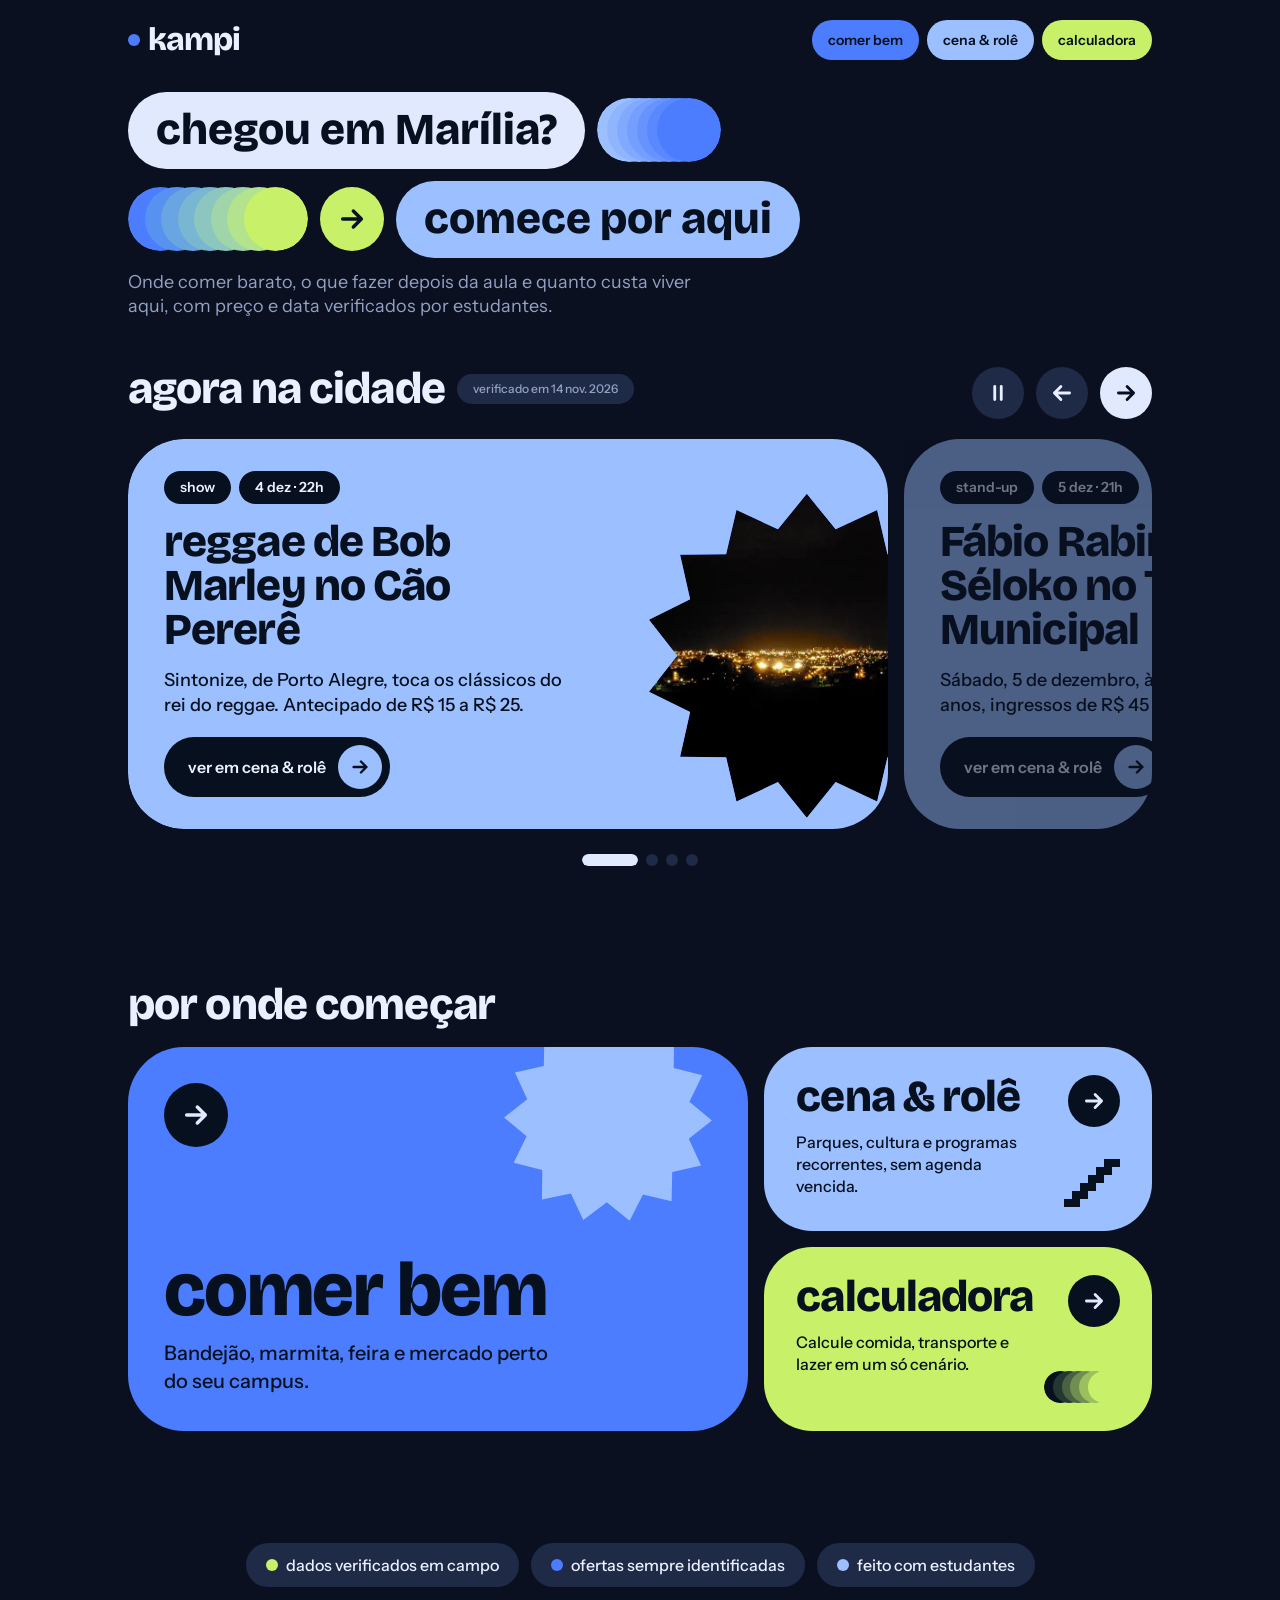
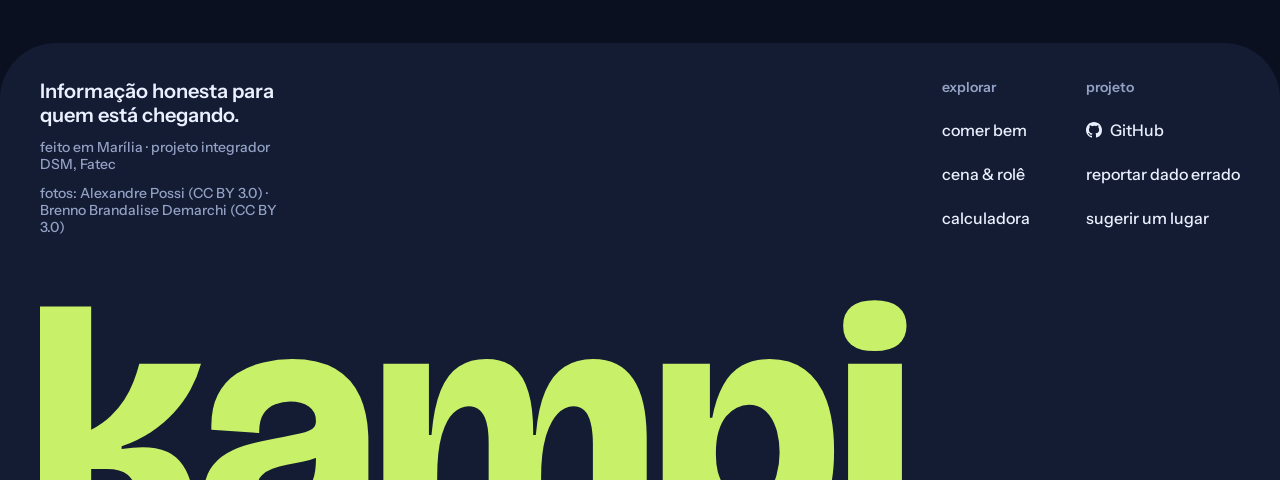
<file: index.html>
<!DOCTYPE html>
<html lang="pt-BR">

<head>
    <meta charset="UTF-8">
    <meta name="viewport" content="width=device-width, initial-scale=1.0">
    <title>kampi · seu guia da cidade</title>

    <link rel="stylesheet" href="global.css">
    <link rel="stylesheet" href="components.css">
    <link rel="stylesheet" href="index.css">
    <link rel="stylesheet" href="dados.css">
    <script src="menu.js" defer></script>
    <script src="dados.js" defer></script>
    <script src="index.js" defer></script>
</head>

<body>
    <a href="#conteudo" class="pill pill--md pular">Pular para o conteúdo</a>

    <!-- ================================================================
         HEADER
         ================================================================ -->
    <header class="header">
        <a href="./" class="brand" aria-label="kampi — página inicial">
            <span class="brand__dot" aria-hidden="true"></span>
            <span class="brand__name">kampi</span>
        </a>

        <nav class="nav" aria-label="Navegação principal">
            <a href="comer-bem/" class="pill pill--md nav__link link--food">comer bem</a>
            <a href="cena-e-role/" class="pill pill--md nav__link link--scene">cena &amp; rolê</a>
            <a href="calculadora/" class="pill pill--md nav__link link--calc">calculadora</a>
        </nav>

        <button type="button" class="pill pill--md menu-toggle"
            aria-expanded="false" aria-controls="menu"
            aria-label="Abrir menu de navegação">
            <span>menu</span>
            <span class="menu-toggle__icon" aria-hidden="true"></span>
        </button>
    </header>

    <!-- ================================================================
         MENU MOBILE
         ================================================================ -->
    <nav id="menu" class="menu" aria-label="Menu móvel">
        <div class="menu__top">
            <p class="menu__title">menu</p>
            <button type="button" class="round-btn menu__close" aria-label="Fechar menu">
                <svg viewBox="0 0 24 24" aria-hidden="true">
                    <path d="M18 6 6 18M6 6l12 12"></path>
                </svg>
            </button>
        </div>

        <ul>
            <li>
                <a href="comer-bem/" class="pill menu__link link--food">
                    <span>comer bem</span>
                    <span class="round-btn" aria-hidden="true">
                        <svg viewBox="0 0 24 24"><path d="M5 12h14M13 6l6 6-6 6"></path></svg>
                    </span>
                </a>
            </li>
            <li>
                <a href="cena-e-role/" class="pill menu__link link--scene">
                    <span>cena &amp; rolê</span>
                    <span class="round-btn" aria-hidden="true">
                        <svg viewBox="0 0 24 24"><path d="M5 12h14M13 6l6 6-6 6"></path></svg>
                    </span>
                </a>
            </li>
            <li>
                <a href="calculadora/" class="pill menu__link link--calc">
                    <span>calculadora</span>
                    <span class="round-btn" aria-hidden="true">
                        <svg viewBox="0 0 24 24"><path d="M5 12h14M13 6l6 6-6 6"></path></svg>
                    </span>
                </a>
            </li>
        </ul>
    </nav>

    <main id="conteudo" tabindex="-1">
        <!-- ============================================================
             HERO
             ============================================================ -->
        <section class="hero">
            <h1 class="hero__headline">
                <!-- Linha 1: pill clara + strip sky (7 círculos) -->
                <span class="hero__row">
                    <span class="pill pill--lg title-pill--light">chegou em Marília?</span>
                    <span class="strip strip--sky" aria-hidden="true">
                        <span></span><span></span><span></span><span></span>
                        <span></span><span></span><span></span>
                    </span>
                </span>

                <!-- Linha 2: strip lime (8 círculos) + botão seta + pill azul -->
                <span class="hero__row">
                    <span class="strip strip--lime" aria-hidden="true">
                        <span></span><span></span><span></span><span></span>
                        <span></span><span></span><span></span><span></span>
                    </span>
                    <a href="#comer" class="round-btn" aria-label="Comece por aqui">
                        <svg viewBox="0 0 24 24" aria-hidden="true">
                            <path d="M5 12h14M13 6l6 6-6 6"></path>
                        </svg>
                    </a>
                    <span class="pill pill--lg title-pill--sky">comece por aqui</span>
                </span>
            </h1>

            <p class="hero__lead">
                Onde comer barato, o que fazer depois da aula e quanto custa viver aqui, com preço e data verificados por estudantes.
            </p>

            <!-- Degraus decorativos: 7×6, 12 quadrados -->
            <span class="stairs" aria-hidden="true">
                <span></span><span></span><span></span><span></span>
                <span></span><span></span><span></span><span></span>
                <span></span><span></span><span></span><span></span>
            </span>
        </section>

        <!-- ============================================================
             BANNER DESLIZANTE
             ============================================================ -->
        <section class="banner" aria-label="Destaques da cidade">
            <div class="banner__head">
                <div class="banner__title">
                    <h2 class="section-title">agora na cidade</h2>
                    <span class="pill tag">dados de exemplo</span>
                </div>

                <div class="banner__controls">
                    <!-- Pausar/retomar a troca automática (WCAG 2.2.2). O JS
                         troca o aria-label e o ícone; some com movimento reduzido. -->
                    <button type="button" class="round-btn round-btn--pause"
                        aria-label="Pausar carrossel" data-banner="pause">
                        <svg viewBox="0 0 24 24" aria-hidden="true" data-icon="pause">
                            <path d="M9 6v12M15 6v12"></path>
                        </svg>
                        <svg viewBox="0 0 24 24" aria-hidden="true" data-icon="play" hidden>
                            <path d="M8 5.5v13l10-6.5z"></path>
                        </svg>
                    </button>
                    <button type="button" class="round-btn round-btn--prev"
                        aria-label="Slide anterior" data-banner="prev">
                        <svg viewBox="0 0 24 24" aria-hidden="true">
                            <path d="M5 12h14M13 6l6 6-6 6"></path>
                        </svg>
                    </button>
                    <button type="button" class="round-btn"
                        aria-label="Próximo slide" data-banner="next">
                        <svg viewBox="0 0 24 24" aria-hidden="true">
                            <path d="M5 12h14M13 6l6 6-6 6"></path>
                        </svg>
                    </button>
                </div>
            </div>

            <div class="banner__viewport">
                <ul class="banner__slides" role="list">
                    <!-- Slide 1 — Comer bem -->
                    <li class="slide slide--food" data-active="true">
                        <div class="slide__body">
                            <span class="pill pill--ink">promoção de comida</span>
                            <h3 class="slide__title">almoço a R$ 4,90 no bandejão</h3>
                            <p class="slide__text">
                                Válido até sexta, mediante vínculo estudantil.
                            </p>
                        </div>
                        <a href="comer-bem/" class="pill pill--ink cta">
                            ver no comer bem
                            <span class="round-btn" aria-hidden="true">
                                <svg viewBox="0 0 24 24"><path d="M5 12h14M13 6l6 6-6 6"></path></svg>
                            </span>
                        </a>
                        <span class="burst" aria-hidden="true"></span>
                    </li>

                    <!-- Slide 2 — Cena & rolê -->
                    <li class="slide slide--scene">
                        <div class="slide__body">
                            <span class="pill pill--ink">rolê da semana</span>
                            <h3 class="slide__title">quinta de bandas locais</h3>
                            <p class="slide__text">
                                Música ao vivo no Centro, entrada franca.
                            </p>
                        </div>
                        <a href="cena-e-role/" class="pill pill--ink cta">
                            ver em cena &amp; rolê
                            <span class="round-btn" aria-hidden="true">
                                <svg viewBox="0 0 24 24"><path d="M5 12h14M13 6l6 6-6 6"></path></svg>
                            </span>
                        </a>
                        <span class="burst" aria-hidden="true"></span>
                        <span class="seal" aria-hidden="true">qui<br>19h</span>
                    </li>

                    <!-- Slide 3 — Mercado da semana -->
                    <li class="slide slide--market">
                        <div class="slide__body">
                            <span class="pill pill--ink">feira e mercado</span>
                            <h3 class="slide__title">onde comprar mais barato</h3>
                            <p class="slide__text">
                                Dia de feira e sacolão para economizar na semana.
                            </p>
                        </div>
                        <a href="calculadora/" class="pill pill--ink cta">
                            calcular gastos
                            <span class="round-btn" aria-hidden="true">
                                <svg viewBox="0 0 24 24"><path d="M5 12h14M13 6l6 6-6 6"></path></svg>
                            </span>
                        </a>
                    </li>
                </ul>
            </div>

            <ul class="banner__dots" aria-label="Indicadores de slide">
                <li>
                    <button type="button" class="banner__dot"
                        aria-current="true" aria-label="Slide 1 de 3"
                        data-slide="0"></button>
                </li>
                <li>
                    <button type="button" class="banner__dot"
                        aria-label="Slide 2 de 3"
                        data-slide="1"></button>
                </li>
                <li>
                    <button type="button" class="banner__dot"
                        aria-label="Slide 3 de 3"
                        data-slide="2"></button>
                </li>
            </ul>
        </section>

        <!-- ============================================================
             PILARES (BENTO)
             ============================================================ -->
        <section class="pillars" id="comer">
            <h2 class="section-title">por onde começar</h2>

            <div class="bento">
                <!-- Bloco grande — Comer bem -->
                <a href="comer-bem/" class="block block--food block--main">
                    <span class="round-btn" aria-hidden="true">
                        <svg viewBox="0 0 24 24"><path d="M5 12h14M13 6l6 6-6 6"></path></svg>
                    </span>
                    <span class="burst" aria-hidden="true"></span>
                    <div class="block__text">
                        <h3 class="block__title">comer bem</h3>
                        <p class="block__desc">
                            Bandejão, marmita, feira e mercado perto do seu campus.
                        </p>
                    </div>
                </a>

                <!-- Coluna lateral: dois blocos menores -->
                <div class="bento__side">
                    <!-- Cena & rolê -->
                    <a href="cena-e-role/" class="block block--scene block--side" id="cena">
                        <div class="block__text">
                            <h3 class="block__title">cena &amp; rolê</h3>
                            <p class="block__desc">
                                Parques, cultura e programas recorrentes, sem agenda vencida.
                            </p>
                        </div>
                        <span class="round-btn" aria-hidden="true">
                            <svg viewBox="0 0 24 24"><path d="M5 12h14M13 6l6 6-6 6"></path></svg>
                        </span>
                        <!-- Degraus decorativos (cena & rolê): 7×6 -->
                        <span class="stairs" aria-hidden="true">
                            <span></span><span></span><span></span><span></span>
                            <span></span><span></span><span></span><span></span>
                            <span></span><span></span><span></span><span></span>
                        </span>
                    </a>

                    <!-- Calculadora -->
                    <a href="calculadora/" class="block block--calc block--side" id="calc">
                        <div class="block__text">
                            <h3 class="block__title">calculadora</h3>
                            <p class="block__desc">
                                Calcule comida, transporte e lazer em um só cenário.
                            </p>
                        </div>
                        <span class="round-btn" aria-hidden="true">
                            <svg viewBox="0 0 24 24"><path d="M5 12h14M13 6l6 6-6 6"></path></svg>
                        </span>
                        <!-- Strip olive: 6 círculos (ink → olivas → lime) -->
                        <span class="strip strip--olive" aria-hidden="true">
                            <span></span><span></span><span></span>
                            <span></span><span></span><span></span>
                        </span>
                    </a>
                </div>
            </div>
        </section>

        <!-- ============================================================
             CONFIANÇA
             ============================================================ -->
        <section class="trust" aria-label="Indicadores de confiança">
            <span class="pill pill--md">
                <span class="trust__dot" aria-hidden="true"></span>
                <span>dados verificados em campo</span>
            </span>
            <span class="pill pill--md">
                <span class="trust__dot" aria-hidden="true"></span>
                <span>ofertas sempre identificadas</span>
            </span>
            <span class="pill pill--md">
                <span class="trust__dot" aria-hidden="true"></span>
                <span>feito com estudantes</span>
            </span>
        </section>
    </main>

    <!-- ================================================================
         FOOTER
         ================================================================ -->
    <footer class="footer">
        <div class="footer__block">
            <div class="footer__top">
                <div class="footer__brand">
                    <p class="footer__tagline">Informação honesta para quem está chegando.</p>
                    <p class="footer__credit">
                        feito em Marília · projeto integrador DSM, Fatec
                    </p>
                </div>

                <nav class="footer__links" aria-label="Links do rodapé">
                    <div class="footer__col">
                        <h2 class="footer__heading">explorar</h2>
                        <ul>
                            <li><a href="comer-bem/" class="footer__link">comer bem</a></li>
                            <li><a href="cena-e-role/" class="footer__link">cena &amp; rolê</a></li>
                            <li><a href="calculadora/" class="footer__link">calculadora</a></li>
                        </ul>
                    </div>
                    <div class="footer__col">
                        <h2 class="footer__heading">projeto</h2>
                        <ul>
                            <li>
                                <a href="https://github.com/derick-rufino/pi-dsm"
                                    class="footer__link" target="_blank" rel="noopener noreferrer">
                                    <svg viewBox="0 0 16 16" aria-hidden="true">
                                        <path d="M8 0C3.58 0 0 3.58 0 8c0 3.54 2.29 6.53 5.47 7.59.4.07.55-.17.55-.38
                                        0-.19-.01-.82-.01-1.49-2.01.37-2.53-.49-2.69-.94-.09-.23-.48-.94-.82-1.13-.28-.15
                                        -.68-.52-.01-.53.63-.01 1.08.58 1.23.82.72 1.21 1.87.87 2.33.66.07-.52.28-.87
                                        .51-1.07-1.78-.2-3.64-.89-3.64-3.95 0-.87.31-1.59.82-2.15-.08-.2-.36-1.02.08-2.12
                                        0 0 .67-.21 2.2.82a7.64 7.64 0 0 1 2-.27c.68 0 1.36.09 2 .27 1.53-1.04 2.2-.82
                                        2.2-.82.44 1.1.16 1.92.08 2.12.51.56.82 1.27.82 2.15 0 3.07-1.87 3.75-3.65 3.95
                                        .29.25.54.73.54 1.48 0 1.07-.01 1.93-.01 2.2 0 .21.15.46.55.38A8.01 8.01 0 0 0
                                        16 8c0-4.42-3.58-8-8-8z"></path>
                                    </svg>
                                    GitHub
                                </a>
                            </li>
                            <li><a href="#" class="footer__link">reportar dado errado</a></li>
                            <li><a href="#" class="footer__link">sugerir um lugar</a></li>
                        </ul>
                    </div>
                </nav>
            </div>

            <!-- Wordmark gigante cortada -->
            <div class="footer__wordmark" aria-hidden="true">
                <span>kampi</span>
            </div>
        </div>
    </footer>
</body>

</html>
</file>
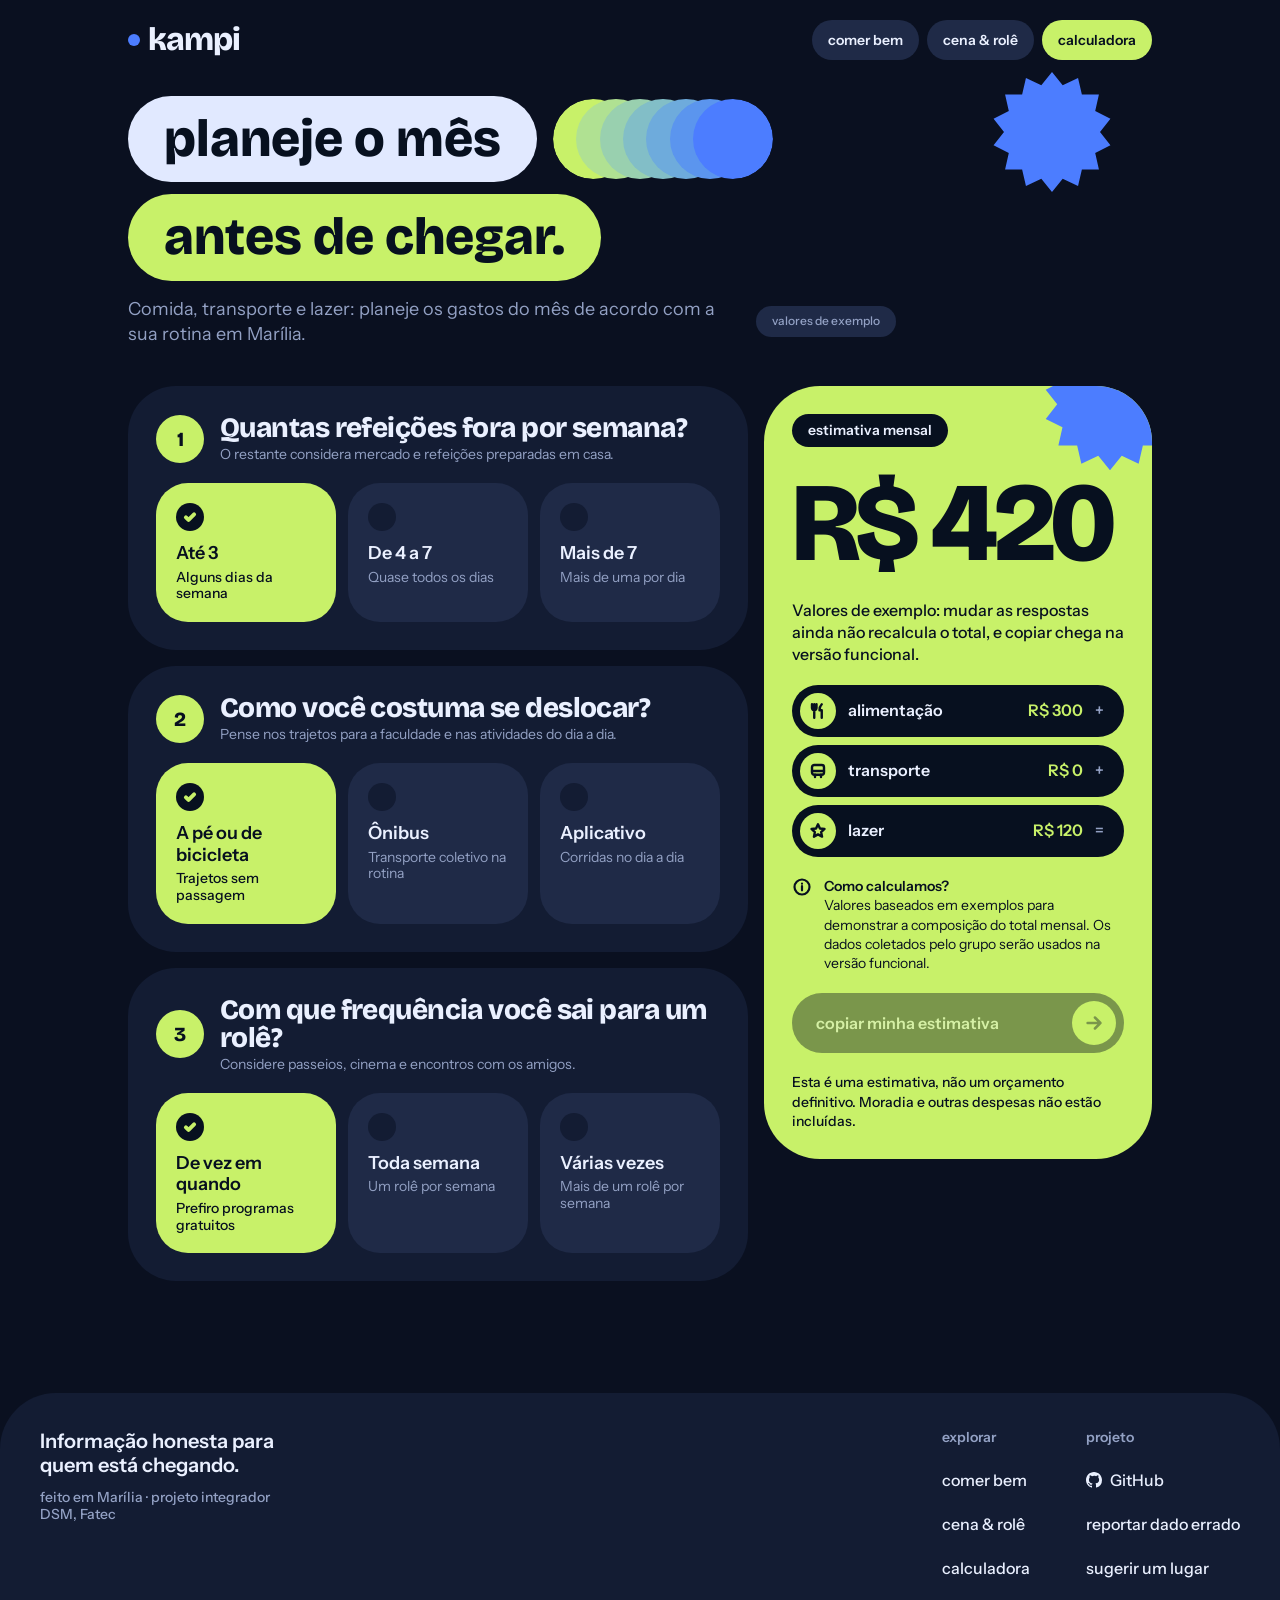
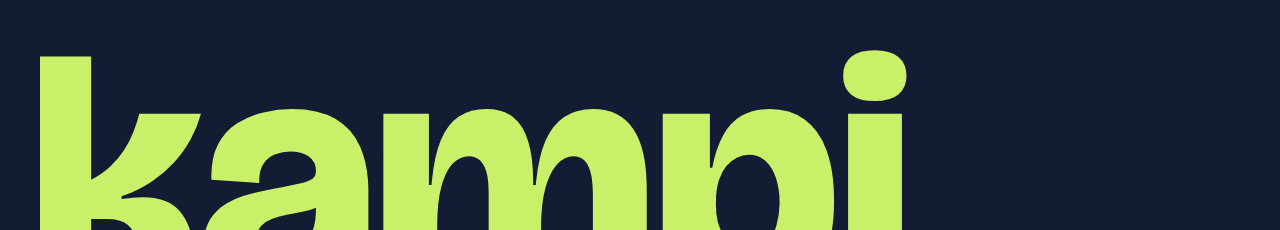
<file: calculadora/index.html>
<!DOCTYPE html>
<html lang="pt-BR">

<head>
    <meta charset="UTF-8">
    <meta name="viewport" content="width=device-width, initial-scale=1.0">
    <title>calculadora · kampi</title>

    <link rel="stylesheet" href="../global.css">
    <link rel="stylesheet" href="../components.css">
    <link rel="stylesheet" href="index.css">
    <script src="../menu.js" defer></script>
</head>

<body>
    <a href="#conteudo" class="pill pill--md pular">Pular para o conteúdo</a>

    <!-- ================================================================
         HEADER
         ================================================================ -->
    <header class="header">
        <a href="../" class="brand" aria-label="kampi — página inicial">
            <span class="brand__dot" aria-hidden="true"></span>
            <span class="brand__name">kampi</span>
        </a>

        <nav class="nav" aria-label="Navegação principal">
            <a href="../comer-bem/" class="pill pill--md nav__link link--food">comer bem</a>
            <a href="../cena-e-role/" class="pill pill--md nav__link link--scene">cena &amp; rolê</a>
            <a href="../calculadora/" aria-current="page" class="pill pill--md nav__link link--calc">calculadora</a>
        </nav>

        <button type="button" class="pill pill--md menu-toggle"
            aria-expanded="false" aria-controls="menu"
            aria-label="Abrir menu de navegação">
            <span>menu</span>
            <span class="menu-toggle__icon" aria-hidden="true"></span>
        </button>
    </header>

    <!-- ================================================================
         MENU MOBILE
         ================================================================ -->
    <nav id="menu" class="menu" aria-label="Menu móvel">
        <div class="menu__top">
            <p class="menu__title">menu</p>
            <button type="button" class="round-btn menu__close" aria-label="Fechar menu">
                <svg viewBox="0 0 24 24" aria-hidden="true">
                    <path d="M18 6 6 18M6 6l12 12"></path>
                </svg>
            </button>
        </div>

        <ul>
            <li>
                <a href="../comer-bem/" class="pill menu__link link--food">
                    <span>comer bem</span>
                    <span class="round-btn" aria-hidden="true">
                        <svg viewBox="0 0 24 24"><path d="M5 12h14M13 6l6 6-6 6"></path></svg>
                    </span>
                </a>
            </li>
            <li>
                <a href="../cena-e-role/" class="pill menu__link link--scene">
                    <span>cena &amp; rolê</span>
                    <span class="round-btn" aria-hidden="true">
                        <svg viewBox="0 0 24 24"><path d="M5 12h14M13 6l6 6-6 6"></path></svg>
                    </span>
                </a>
            </li>
            <li>
                <a href="../calculadora/" aria-current="page" class="pill menu__link link--calc">
                    <span>calculadora</span>
                    <span class="round-btn" aria-hidden="true">
                        <svg viewBox="0 0 24 24"><path d="M5 12h14M13 6l6 6-6 6"></path></svg>
                    </span>
                </a>
            </li>
        </ul>
    </nav>

    <main id="conteudo" tabindex="-1">
        <section class="page-hero" aria-labelledby="titulo-calculadora">
            <h1 class="page-hero__title" id="titulo-calculadora">
                <span class="page-hero__row">
                    <span class="pill pill--lg title-pill--light">planeje o mês</span>
                    <span class="strip strip--mint" aria-hidden="true">
                        <span></span><span></span><span></span><span></span>
                        <span></span><span></span><span></span>
                    </span>
                </span>
                <span class="page-hero__row">
                    <span class="pill pill--lg title-pill--accent">antes de chegar.</span>
                </span>
            </h1>
            <div class="page-hero__info">
                <p class="page-hero__lead">Comida, transporte e lazer: planeje os gastos do mês de acordo com a sua rotina em Marília.</p>
                <span class="pill tag">valores de exemplo</span>
            </div>
            <span class="burst" aria-hidden="true"></span>
            <span class="stairs" aria-hidden="true">
                <span></span><span></span><span></span><span></span><span></span>
                <span></span><span></span><span></span><span></span><span></span>
            </span>
        </section>

        <form class="calc" aria-label="Calculadora de gastos mensais" aria-describedby="aviso-exemplo">
            <div class="calc__questions">
                <fieldset class="question">
                    <legend class="question__head">
                        <span class="question__number" aria-hidden="true">1</span>
                        <span>
                            <span class="question__title">Quantas refeições fora por semana?</span>
                            <span class="question__hint">O restante considera mercado e refeições preparadas em casa.</span>
                        </span>
                    </legend>
                    <div class="options">
                        <label class="option">
                            <input class="sr-only" type="radio" name="refeicoes" value="ate-3" checked>
                            <span class="option__radio" aria-hidden="true"></span>
                            <span>
                                <span class="option__title">Até 3</span>
                                <span class="option__desc">Alguns dias da semana</span>
                            </span>
                        </label>
                        <label class="option">
                            <input class="sr-only" type="radio" name="refeicoes" value="de-4-a-7">
                            <span class="option__radio" aria-hidden="true"></span>
                            <span>
                                <span class="option__title">De 4 a 7</span>
                                <span class="option__desc">Quase todos os dias</span>
                            </span>
                        </label>
                        <label class="option">
                            <input class="sr-only" type="radio" name="refeicoes" value="mais-de-7">
                            <span class="option__radio" aria-hidden="true"></span>
                            <span>
                                <span class="option__title">Mais de 7</span>
                                <span class="option__desc">Mais de uma por dia</span>
                            </span>
                        </label>
                    </div>
                </fieldset>
                <fieldset class="question">
                    <legend class="question__head">
                        <span class="question__number" aria-hidden="true">2</span>
                        <span>
                            <span class="question__title">Como você costuma se deslocar?</span>
                            <span class="question__hint">Pense nos trajetos para a faculdade e nas atividades do dia a dia.</span>
                        </span>
                    </legend>
                    <div class="options">
                        <label class="option">
                            <input class="sr-only" type="radio" name="transporte" value="a-pe-ou-bicicleta" checked>
                            <span class="option__radio" aria-hidden="true"></span>
                            <span>
                                <span class="option__title">A pé ou de bicicleta</span>
                                <span class="option__desc">Trajetos sem passagem</span>
                            </span>
                        </label>
                        <label class="option">
                            <input class="sr-only" type="radio" name="transporte" value="onibus">
                            <span class="option__radio" aria-hidden="true"></span>
                            <span>
                                <span class="option__title">Ônibus</span>
                                <span class="option__desc">Transporte coletivo na rotina</span>
                            </span>
                        </label>
                        <label class="option">
                            <input class="sr-only" type="radio" name="transporte" value="aplicativo">
                            <span class="option__radio" aria-hidden="true"></span>
                            <span>
                                <span class="option__title">Aplicativo</span>
                                <span class="option__desc">Corridas no dia a dia</span>
                            </span>
                        </label>
                    </div>
                </fieldset>
                <fieldset class="question">
                    <legend class="question__head">
                        <span class="question__number" aria-hidden="true">3</span>
                        <span>
                            <span class="question__title">Com que frequência você sai para um rolê?</span>
                            <span class="question__hint">Considere passeios, cinema e encontros com os amigos.</span>
                        </span>
                    </legend>
                    <div class="options">
                        <label class="option">
                            <input class="sr-only" type="radio" name="lazer" value="pouco" checked>
                            <span class="option__radio" aria-hidden="true"></span>
                            <span>
                                <span class="option__title">De vez em quando</span>
                                <span class="option__desc">Prefiro programas gratuitos</span>
                            </span>
                        </label>
                        <label class="option">
                            <input class="sr-only" type="radio" name="lazer" value="semanal">
                            <span class="option__radio" aria-hidden="true"></span>
                            <span>
                                <span class="option__title">Toda semana</span>
                                <span class="option__desc">Um rolê por semana</span>
                            </span>
                        </label>
                        <label class="option">
                            <input class="sr-only" type="radio" name="lazer" value="frequente">
                            <span class="option__radio" aria-hidden="true"></span>
                            <span>
                                <span class="option__title">Várias vezes</span>
                                <span class="option__desc">Mais de um rolê por semana</span>
                            </span>
                        </label>
                    </div>
                </fieldset>
            </div>

            <aside class="estimate" aria-labelledby="titulo-estimativa">
                <span class="pill pill--ink" id="titulo-estimativa">estimativa mensal</span>
                <output class="estimate__total" aria-live="polite" aria-atomic="true" aria-labelledby="titulo-estimativa">R$ 420</output>
                <p class="estimate__note" id="aviso-exemplo">Valores de exemplo: mudar as respostas ainda não recalcula o total, e copiar chega na versão funcional.</p>
                <ul class="breakdown">
                    <li class="breakdown__item">
                        <span class="breakdown__icon" aria-hidden="true">
                            <span class="icon icon--food"></span>
                        </span>
                        <span class="breakdown__name">alimentação</span>
                        <span class="breakdown__value">R$ 300</span>
                        <span class="breakdown__op" aria-hidden="true">+</span>
                    </li>
                    <li class="breakdown__item">
                        <span class="breakdown__icon" aria-hidden="true">
                            <span class="icon icon--bus"></span>
                        </span>
                        <span class="breakdown__name">transporte</span>
                        <span class="breakdown__value">R$ 0</span>
                        <span class="breakdown__op" aria-hidden="true">+</span>
                    </li>
                    <li class="breakdown__item">
                        <span class="breakdown__icon" aria-hidden="true">
                            <span class="icon icon--star"></span>
                        </span>
                        <span class="breakdown__name">lazer</span>
                        <span class="breakdown__value">R$ 120</span>
                        <span class="breakdown__op" aria-hidden="true">=</span>
                    </li>
                </ul>
                <div class="estimate__method">
                    <span class="icon icon--info" aria-hidden="true"></span>
                    <div>
                        <strong>Como calculamos?</strong>
                        <p>Valores baseados em exemplos para demonstrar a composição do total mensal. Os dados coletados pelo grupo serão usados na versão funcional.</p>
                    </div>
                </div>
                <button class="pill pill--ink estimate__copy" type="button" disabled aria-describedby="aviso-exemplo">
                    copiar minha estimativa
                    <span class="round-btn" aria-hidden="true">
                        <span class="icon icon--arrow"></span>
                    </span>
                </button>
                <p class="estimate__disclaimer">Esta é uma estimativa, não um orçamento definitivo. Moradia e outras despesas não estão incluídas.</p>
                <span class="burst" aria-hidden="true"></span>
            </aside>
        </form>
    </main>

    <footer class="footer">
        <div class="footer__block">
            <div class="footer__top">
                <div class="footer__brand">
                    <p class="footer__tagline">Informação honesta para quem está chegando.</p>
                    <p class="footer__credit">
                        feito em Marília · projeto integrador DSM, Fatec
                    </p>
                </div>

                <nav class="footer__links" aria-label="Links do rodapé">
                    <div class="footer__col">
                        <h2 class="footer__heading">explorar</h2>
                        <ul>
                            <li><a href="../comer-bem/" class="footer__link">comer bem</a></li>
                            <li><a href="../cena-e-role/" class="footer__link">cena &amp; rolê</a></li>
                            <li><a href="../calculadora/" class="footer__link">calculadora</a></li>
                        </ul>
                    </div>
                    <div class="footer__col">
                        <h2 class="footer__heading">projeto</h2>
                        <ul>
                            <li>
                                <a href="https://github.com/derick-rufino/pi-dsm"
                                    class="footer__link" target="_blank" rel="noopener noreferrer">
                                    <svg viewBox="0 0 16 16" aria-hidden="true">
                                        <path d="M8 0C3.58 0 0 3.58 0 8c0 3.54 2.29 6.53 5.47 7.59.4.07.55-.17.55-.38
                                        0-.19-.01-.82-.01-1.49-2.01.37-2.53-.49-2.69-.94-.09-.23-.48-.94-.82-1.13-.28-.15
                                        -.68-.52-.01-.53.63-.01 1.08.58 1.23.82.72 1.21 1.87.87 2.33.66.07-.52.28-.87
                                        .51-1.07-1.78-.2-3.64-.89-3.64-3.95 0-.87.31-1.59.82-2.15-.08-.2-.36-1.02.08-2.12
                                        0 0 .67-.21 2.2.82a7.64 7.64 0 0 1 2-.27c.68 0 1.36.09 2 .27 1.53-1.04 2.2-.82
                                        2.2-.82.44 1.1.16 1.92.08 2.12.51.56.82 1.27.82 2.15 0 3.07-1.87 3.75-3.65 3.95
                                        .29.25.54.73.54 1.48 0 1.07-.01 1.93-.01 2.2 0 .21.15.46.55.38A8.01 8.01 0 0 0
                                        16 8c0-4.42-3.58-8-8-8z"></path>
                                    </svg>
                                    GitHub
                                </a>
                            </li>
                            <li><a href="#" class="footer__link">reportar dado errado</a></li>
                            <li><a href="#" class="footer__link">sugerir um lugar</a></li>
                        </ul>
                    </div>
                </nav>
            </div>

            <!-- Wordmark gigante cortada -->
            <div class="footer__wordmark" aria-hidden="true">
                <span>kampi</span>
            </div>
        </div>
    </footer>
</body>

</html>
</file>
<file: global.css>
/* ==========================================================================
   Kampi · global.css
   Tokens de design derivados do Figma (kampi - design system).
   Tema único escuro. Sem modo claro.

   Regra de medida: todo valor de espaço, raio, layout e título é múltiplo
   de 4px (grade de 4pt). Texto corrido usa múltiplos de 2px.

   Estrutura
   1. Cor
   2. Tipografia
   3. Forma (raios) e espaço
   4. Movimento
   5. Layout responsivo (Desktop → Tablet → Mobile)
   6. Base

   Fontes: carregue Bricolage Grotesque (800) e Instrument Sans (400, 500, 600)
   no <head> ou via @import abaixo.
   ========================================================================== */

@import url("https://fonts.googleapis.com/css2?family=Bricolage+Grotesque:opsz,wght@12..96,800&family=Instrument+Sans:wght@400;500;600&display=swap");

:root {
    color-scheme: dark;

    /* ---------- 1. COR ---------------------------------------------------- */

    /* Superfícies: do fundo da página até o que fica mais elevado */
    --bg: #0a1020;
    /* fundo da página, header */
    --surface: #131c33;
    /* cards, footer, barra de filtros, menu mobile */
    --surface-raised: #1f2a47;
    /* pills, inputs, botões de controle, opções inativas */

    /* Texto sobre superfícies escuras */
    --text: #eaf0ff;
    /* principal */
    --text-muted: #93a1c4;
    /* secundário, descrições, labels */

    /* Tinta: texto e ícones sobre qualquer acento, e pills escuros (tags, selos) */
    --ink: #07101f;

    /* Claro: pill de título, botões de seta claros, slide ativo */
    --light: #e1e9ff;

    /* Acentos da marca */
    --blue: #4c7dff;
    --sky: #9cc0ff;
    --lime: #c8f169;
    /* ação principal: CTA, seleção, valores (R$) */

    /* Acento por seção do site */
    --section-food: var(--blue);
    /* comer bem */
    --section-scene: var(--sky);
    /* cena & rolê */
    --section-calc: var(--lime);
    /* calculadora */

    /* Decoração: círculos em degradê (strip de círculos). Passos discretos. */
    --ramp-sky-1: var(--sky);
    --ramp-sky-2: #8fb5ff;
    --ramp-sky-3: #81aaff;
    --ramp-sky-4: #749eff;
    --ramp-sky-5: #6793ff;
    --ramp-sky-6: #5988ff;
    --ramp-sky-7: var(--blue);

    --ramp-lime-1: var(--blue);
    --ramp-lime-2: #5892f1;
    --ramp-lime-3: #68a5e1;
    --ramp-lime-4: #79b6d1;
    --ramp-lime-5: #8cc6be;
    --ramp-lime-6: #9fd5a8;
    --ramp-lime-7: #b3e38d;
    --ramp-lime-8: var(--lime);

    --ramp-olive-1: #253732;
    /* card da calculadora (home) */
    --ramp-olive-2: #4a6143;
    --ramp-olive-3: #718e52;
    --ramp-olive-4: #9bbf5e;

    --ramp-mint-1: #b0e192;
    /* hero da calculadora */
    --ramp-mint-2: #99d0af;
    --ramp-mint-3: #82bec7;
    --ramp-mint-4: #6eabdc;
    --ramp-mint-5: #5b95ee;

    /* Foco de teclado */
    --focus-ring: 4px solid var(--lime);

    /* ---------- 2. TIPOGRAFIA --------------------------------------------- */

    --font-display: "Bricolage Grotesque", system-ui, sans-serif;
    /* ExtraBold 800 */
    --font-text: "Instrument Sans", system-ui, sans-serif;

    --weight-regular: 400;
    --weight-medium: 500;
    --weight-semibold: 600;
    --weight-display: 800;

    /* Texto corrido (fixo em todos os breakpoints). Múltiplos de 2. */
    --text-xs: 12px;
    /* legendas, selos */
    --text-sm: 14px;
    /* labels, descrições curtas */
    --text-md: 16px;
    /* corpo */
    --text-lg: 18px;
    --text-xl: 20px;
    /* destaque */

    /* Entrelinha e tracking */
    --leading-display: 1;
    /* títulos (alguns usam 0.95) */
    --leading-auto: 1.2;
    /* altura automática: pills de título, nav, labels */
    --leading-text: 1.375;
    /* parágrafos (135–140%) */
    --tracking-display: -0.02em;
    /* títulos e wordmark gigante */
    --tracking-brand: -0.03em;
    /* wordmark do header */
    --tracking-hero: -0.05em;
    /* só nos tamanhos maiores */

    /* ---------- 3. FORMA E ESPAÇO ----------------------------------------- */

    --radius-xs: 8px;
    /* indicadores de slide */
    --radius-sm: 16px;
    --radius-md: 32px;
    /* opções da calculadora */
    --radius-lg: 40px;
    --radius-xl: 48px;
    /* cards, perguntas */
    --radius-2xl: 56px;
    /* blocos, slides, viewport */
    --radius-pill: 999px;
    /* pills e botões */

    /* Espaço: --space-N = N x 4px */
    --space-1: 4px;
    --space-2: 8px;
    --space-3: 12px;
    --space-4: 16px;
    --space-5: 20px;
    --space-6: 24px;
    --space-7: 28px;
    --space-8: 32px;
    --space-9: 36px;
    --space-10: 40px;
    --space-12: 48px;
    --space-14: 56px;

    /* Controles redondos (botões de seta, pills de nav) */
    --control-sm: 44px;
    /* área de toque mínima */
    --control-md: 52px;
    --control-lg: 64px;
    --control-xl: 88px;

    /* Estados de interação (misturados à cor de fundo do elemento) */
    --state-hover: 12%;
    --state-press: 20%;
    --state-disabled: 0.4;

    /* ---------- 4. MOVIMENTO ---------------------------------------------- */

    --ease-out: ease-out;
    --ease-in-out: ease-in-out;

    --duration-step: 0.14s;
    /* degraus pixel, um a um */
    --duration-fast: 0.25s;
    /* clique em opção, hover de seta */
    --duration-base: 0.55s;
    /* botões de carrossel e ação */
    --duration-slow: 0.7s;
    /* burst, estados, scroll animado */
    --duration-enter: 1.1s;
    /* entrada do strip (delay 0.25s) */

    /* ---------- 5. LAYOUT (valores Desktop; Tablet e Mobile abaixo) -------- */

    --page-width: 1024px;
    /* largura máxima do conteúdo */
    --pill-max: 1024px;
    /* largura máxima da pill de título */
    --page-margin: 28px;
    --section-gap: 112px;
    --section-gap-sm: 56px;
    --card-pad: 28px;
    --card-text-max: 560px;
    --pill-pad-x: 36px;
    --footer-pad: 40px;

    --slide-width: 760px;
    --slide-height: 340px;
    --seal-size: 168px;
    --strip-sm: 76px;
    /* strip do card da calculadora */
    --strip-md: 168px;
    /* strip do título 1 do hero */
    --strip-lg: 248px;
    /* strip do título 2 do hero */
    --burst-xs: 104px;
    /* foto do slide no celular, no canto */
    --burst-sm: 208px;
    --burst-md: 252px;
    --burst-lg: 324px;
    --bento-height: 384px;
    --block-text-max: 400px;
    --block-desc-max: 232px;
    --wordmark-size: 332px;
    --wordmark-crop: 216px;

    /* Títulos (Bricolage Grotesque). Escala fluida entre mobile (390px) e desktop
     (1080px): clamp(mínimo, interpolação linear, máximo). Os extremos são
     múltiplos de 4; entre eles o tamanho acompanha a largura da tela. */
    --heading-display: clamp(64px, 64px + 48 * (100vw - 390px) / 690, 112px);
    /* total da calculadora */
    --heading-page: clamp(44px, 44px + 32 * (100vw - 390px) / 690, 76px);
    /* título do bloco principal */
    --heading-title: clamp(32px, 32px + 24 * (100vw - 390px) / 690, 56px);
    /* pills de título, slides */
    --heading-section: clamp(28px, 28px + 16 * (100vw - 390px) / 690, 44px);
    /* títulos de seção e blocos */
    --heading-card: clamp(24px, 24px + 8 * (100vw - 390px) / 690, 32px);
    /* nome do lugar, preço */
    --heading-sub: clamp(24px, 24px + 4 * (100vw - 390px) / 690, 28px);
    /* perguntas, itens de menu */
    --heading-brand: 36px;
    /* wordmark do header (fixo) */
}

/* Tablet (frame de 768) */
@media (max-width: 1079px) {
    :root {
        --pill-max: 668px;
        --page-margin: 24px;
        --section-gap: 80px;
        --section-gap-sm: 44px;
        --card-pad: 24px;
        --card-text-max: 360px;
        --pill-pad-x: 28px;
        --footer-pad: 32px;

        --slide-width: 560px;
        --slide-height: 360px;
        --seal-size: 140px;
        --wordmark-size: 260px;
        --wordmark-crop: 168px;
    }
}

/* Mobile (frame de 390) */
@media (max-width: 767px) {
    :root {
        --pill-max: 328px;
        --page-margin: 16px;
        --section-gap: 56px;
        --section-gap-sm: 32px;
        --card-pad: 20px;
        --card-text-max: 360px;
        --pill-pad-x: 20px;
        --footer-pad: 20px;

        --slide-width: 300px;
        --slide-height: 400px;
        --seal-size: 104px;
        --block-desc-max: 200px;
        --wordmark-size: 128px;
        --wordmark-crop: 84px;
    }
}

/* ---------- 6. BASE ----------------------------------------------------- */

*,
*::before,
*::after {
    box-sizing: border-box;
}

html {
    -webkit-text-size-adjust: 100%;
    /* O header é sticky: sem isto, âncoras (#comer, #conteudo) e o foco do
       Tab param embaixo dele (WCAG 2.4.11, docs/07). Altura do header =
       padding (space-5 + space-3, ver .header) + controle mais alto
       (control-sm, o botão de menu no mobile); space-4 é a folga. */
    scroll-padding-top: calc(var(--space-5) + var(--space-3) + var(--control-sm) + var(--space-4));
}

body {
    margin: 0;
    background: var(--bg);
    color: var(--text);
    font-family: var(--font-text);
    font-size: var(--text-md);
    font-weight: var(--weight-regular);
    line-height: var(--leading-text);
    -webkit-font-smoothing: antialiased;
}

h1,
h2,
h3,
h4,
h5,
h6 {
    margin: 0;
    font-family: var(--font-display);
    font-weight: var(--weight-display);
    line-height: var(--leading-display);
    letter-spacing: var(--tracking-display);
}

:focus-visible {
    outline: var(--focus-ring);
    outline-offset: 4px;
}

/* <main tabindex="-1"> recebe foco do link de pular só para mover o ponto de
   partida do Tab; não é controle, então não ganha anel de foco. */
[tabindex="-1"]:focus {
    outline: none;
}

@media (prefers-reduced-motion: reduce) {
    :root {
        --duration-step: 0s;
        --duration-fast: 0s;
        --duration-base: 0s;
        --duration-slow: 0s;
        --duration-enter: 0s;
    }
}
</file>
<file: components.css>
/* ==========================================================================
   Kampi · components.css
   Peças compartilhadas por todas as páginas. Depende de global.css.
   Ordem de <link> em toda página: global.css → components.css → index.css

   1. Base (reset leve dos elementos nativos)
   2. Componentes comuns (pill, botão redondo, strip, degraus, burst, selo, tag)
   3. Header e menu mobile
   4. Footer
   5. Ícones, .sr-only e nav da página atual
   6. Hero das páginas internas
   7. Filtros
   8. Resultados (destaque e cards)
   9. Responsivo
   ========================================================================== */

@property --spread {
    syntax: "<number>";
    inherits: true;
    initial-value: 1;
}

:root {
    /* Cor da seção atual. Cada página interna troca no seu index.css. */
    --accent: var(--blue);

    /* Conteúdo centralizado até --page-width, nunca menos que a margem da página */
    --gutter: max(var(--page-margin), calc((100% - var(--page-width)) / 2));

    /* Estrela de 14 pontas (bursts), raio interno 80% */
    --star-14: polygon(50% 0%, 58.9% 11%, 71.7% 5%, 74.9% 18.7%, 89.1% 18.8%, 86% 32.6%, 98.7% 38.9%, 90% 50%, 98.7% 61.1%, 86% 67.4%, 89.1% 81.2%, 74.9% 81.3%, 71.7% 95%, 58.9% 89%, 50% 100%, 41.1% 89%, 28.3% 95%, 25.1% 81.3%, 10.9% 81.2%, 14% 67.4%, 1.3% 61.1%, 10% 50%, 1.3% 38.9%, 14% 32.6%, 10.9% 18.8%, 25.1% 18.7%, 28.3% 5%, 41.1% 11%);
}

/* --------------------------------------------------------------------------
   1. BASE
   -------------------------------------------------------------------------- */

a {
    color: inherit;
    text-decoration: none;
}

button {
    padding: 0;
    border: 0;
    background: none;
    color: inherit;
    font: inherit;
    cursor: pointer;
}

ul,
ol {
    margin: 0;
    padding: 0;
    list-style: none;
}

p {
    margin: 0;
}

svg {
    display: block;
    fill: none;
    stroke: currentColor;
    stroke-width: 2.6;
    stroke-linecap: round;
    stroke-linejoin: round;
}

/* --------------------------------------------------------------------------
   0. COMPONENTES COMUNS
   -------------------------------------------------------------------------- */

/* <a|button|span.round-btn> botão redondo com seta.
   Defina --control (tamanho), --btn-bg e --btn-fg no contexto. */
.round-btn {
    --dir: 1;
    display: inline-grid;
    flex: none;
    place-items: center;
    width: var(--control, var(--control-md));
    aspect-ratio: 1;
    border-radius: var(--radius-pill);
    --fill: var(--btn-bg, var(--ink));
    background: var(--fill);
    color: var(--btn-fg, var(--light));
    transition: background var(--duration-base) var(--ease-in-out),
        color var(--duration-base) var(--ease-in-out);
}

.round-btn :is(svg, .icon) {
    width: 50%;
    transition: translate var(--duration-fast) var(--ease-out);
}

.round-btn--prev {
    --dir: -1;
}

.round-btn--prev svg {
    scale: -1 1;
}

/* A seta anda 10% do botão quando ele (ou o card que o contém) recebe hover */
.round-btn:not(.menu__close):hover :is(svg, .icon),
:is(a, button):hover>.round-btn:not(.menu__close) :is(svg, .icon),
.cta:hover .round-btn svg {
    translate: calc(var(--control, var(--control-md)) * 0.1 * var(--dir)) 0;
}

/* <.pill> base de todas as pills. Tamanhos: --md (toque), --lg (título).
   Cores: defina --pill-bg e --pill-fg. */
.pill {
    --fill: var(--pill-bg, var(--surface-raised));
    display: inline-flex;
    align-items: center;
    gap: var(--space-2);
    padding: var(--space-2) var(--space-4);
    border-radius: var(--radius-pill);
    background: var(--fill);
    color: var(--pill-fg, var(--text));
    font-size: var(--text-sm);
    font-weight: var(--weight-medium);
    line-height: var(--leading-auto);
    transition: background var(--duration-fast) var(--ease-out);
}

.pill--md {
    min-height: var(--control-sm);
    padding-inline: var(--space-5);
    font-size: var(--text-md);
}

.pill--lg {
    max-width: var(--pill-max);
    padding: var(--space-4) var(--pill-pad-x);
    color: var(--pill-fg, var(--ink));
    font-family: var(--font-display);
    font-size: var(--heading-title);
    font-weight: var(--weight-display);
    letter-spacing: 0;
}

.pill--muted {
    --pill-fg: var(--text-muted);
}

.pill--ink {
    --pill-bg: var(--ink);
    --pill-fg: var(--text);
    --state-tint: var(--text);
    font-weight: var(--weight-semibold);
}

/* Estados (hover, press, disabled) para pills e botões que são link ou botão.
   Fundo claro escurece (tinta); fundo escuro clareia (--state-tint: texto). */
:is(a, button):is(.pill, .round-btn):hover {
    background: color-mix(in srgb, var(--fill), var(--state-tint, var(--ink)) var(--state-hover));
}

:is(a, button):is(.pill, .round-btn):active {
    background: color-mix(in srgb, var(--fill), var(--state-tint, var(--ink)) var(--state-press));
}

:is(a, button):is(.pill, .round-btn):is(:disabled, [aria-disabled="true"]) {
    opacity: var(--state-disabled);
    pointer-events: none;
}

/* <span.strip> círculos sobrepostos em degradê.
   Defina --n (quantidade), --circle (diâmetro) e a largura. Entrada: círculos
   abrem a partir da esquerda (Estado Início → Fim). */
.strip {
    --spread: 1;
    display: flex;
    flex: none;
    overflow: hidden;
    width: var(--strip-width);
    height: var(--circle);
    border-radius: var(--radius-pill);
    animation: strip-in var(--duration-enter) var(--ease-out) var(--duration-fast) backwards;
}

.strip>span {
    flex: none;
    width: var(--circle);
    aspect-ratio: 1;
    border-radius: 50%;
}

.strip>span+span {
    margin-inline-start: calc(var(--circle) * -1 + (100% - var(--circle)) / (var(--n) - 1) * var(--spread));
}

.strip--sky {
    --n: 7;
    --circle: var(--control-xl);
    --strip-width: var(--strip-md);
}

.strip--sky> :nth-child(1) {
    background: var(--ramp-sky-1);
}

.strip--sky> :nth-child(2) {
    background: var(--ramp-sky-2);
}

.strip--sky> :nth-child(3) {
    background: var(--ramp-sky-3);
}

.strip--sky> :nth-child(4) {
    background: var(--ramp-sky-4);
}

.strip--sky> :nth-child(5) {
    background: var(--ramp-sky-5);
}

.strip--sky> :nth-child(6) {
    background: var(--ramp-sky-6);
}

.strip--sky> :nth-child(7) {
    background: var(--ramp-sky-7);
}

.strip--lime {
    --n: 8;
    --circle: var(--control-xl);
    --strip-width: var(--strip-lg);
}

.strip--lime> :nth-child(1) {
    background: var(--ramp-lime-1);
}

.strip--lime> :nth-child(2) {
    background: var(--ramp-lime-2);
}

.strip--lime> :nth-child(3) {
    background: var(--ramp-lime-3);
}

.strip--lime> :nth-child(4) {
    background: var(--ramp-lime-4);
}

.strip--lime> :nth-child(5) {
    background: var(--ramp-lime-5);
}

.strip--lime> :nth-child(6) {
    background: var(--ramp-lime-6);
}

.strip--lime> :nth-child(7) {
    background: var(--ramp-lime-7);
}

.strip--lime> :nth-child(8) {
    background: var(--ramp-lime-8);
}

/* Card da calculadora: tinta → olivas → lima */
.strip--olive {
    --n: 6;
    --circle: var(--space-8);
    --strip-width: var(--strip-sm);
}

.strip--olive> :nth-child(1) {
    background: var(--ink);
}

.strip--olive> :nth-child(2) {
    background: var(--ramp-olive-1);
}

.strip--olive> :nth-child(3) {
    background: var(--ramp-olive-2);
}

.strip--olive> :nth-child(4) {
    background: var(--ramp-olive-3);
}

.strip--olive> :nth-child(5) {
    background: var(--ramp-olive-4);
}

.strip--olive> :nth-child(6) {
    background: var(--lime);
}

@keyframes strip-in {
    from {
        --spread: 0;
    }

    to {
        --spread: 1;
    }
}

/* <span.stairs> degraus de pixel. Cada quadrado entra um por vez no hover. */
.stairs {
    --unit: var(--space-4);
    --cols: 7;
    --rows: 6;
    display: grid;
    grid-template-columns: repeat(var(--cols), var(--unit));
    grid-template-rows: repeat(var(--rows), var(--unit));
    flex: none;
}

.stairs>span {
    grid-row: calc(var(--rows) - var(--r));
    grid-column: var(--c);
    background: var(--stairs-color, var(--lime));
}

.stairs> :nth-child(1) {
    --n: 0;
    --r: 0;
    --c: 1;
}

.stairs> :nth-child(2) {
    --n: 1;
    --r: 0;
    --c: 2;
}

.stairs> :nth-child(3) {
    --n: 2;
    --r: 1;
    --c: 2;
}

.stairs> :nth-child(4) {
    --n: 3;
    --r: 1;
    --c: 3;
}

.stairs> :nth-child(5) {
    --n: 4;
    --r: 2;
    --c: 3;
}

.stairs> :nth-child(6) {
    --n: 5;
    --r: 2;
    --c: 4;
}

.stairs> :nth-child(7) {
    --n: 6;
    --r: 3;
    --c: 4;
}

.stairs> :nth-child(8) {
    --n: 7;
    --r: 3;
    --c: 5;
}

.stairs> :nth-child(9) {
    --n: 8;
    --r: 4;
    --c: 5;
}

.stairs> :nth-child(10) {
    --n: 9;
    --r: 4;
    --c: 6;
}

.stairs> :nth-child(11) {
    --n: 10;
    --r: 5;
    --c: 6;
}

.stairs> :nth-child(12) {
    --n: 11;
    --r: 5;
    --c: 7;
}

/* <span.burst> estrela decorativa. Hover no card: gira 90° e sai de cena. */
.burst {
    --burst-size: var(--burst-sm);
    --burst-rotate: 0deg;
    position: absolute;
    width: var(--burst-size);
    aspect-ratio: 1;
    background: var(--burst-color, var(--sky));
    clip-path: var(--star-14);
    rotate: var(--burst-rotate);
    pointer-events: none;
    transition: rotate var(--duration-slow) var(--ease-in-out);
}

/* Contorno (stroke de 10 sobre 324): estrela menor por cima, cor do slide */
.burst--outline::after {
    content: "";
    position: absolute;
    inset: 0;
    background: color-mix(in srgb, var(--sky) 30%, var(--slide-bg));
    clip-path: var(--star-14);
    scale: 0.94;
}

/* <span.seal> selo redondo escuro com texto de destaque.
   Cor do texto: --seal-fg. Posição fica a cargo de cada página. */
.seal {
    display: grid;
    place-items: center;
    width: var(--seal-size);
    aspect-ratio: 1;
    border-radius: 50%;
    background: var(--ink);
    color: var(--seal-fg, var(--sky));
    font-family: var(--font-display);
    font-size: var(--heading-section);
    font-weight: var(--weight-display);
    line-height: 0.95;
    letter-spacing: var(--tracking-display);
    text-align: center;
}

.tag {
    --pill-bg: var(--surface-raised);
    --pill-fg: var(--text-muted);
    font-size: var(--text-xs);
    font-weight: var(--weight-medium);
}

/* --------------------------------------------------------------------------
   1. HEADER E MENU MOBILE
   -------------------------------------------------------------------------- */

/* <header.header> */
.header {
    position: sticky;
    top: 0;
    z-index: 10;
    display: flex;
    align-items: center;
    justify-content: space-between;
    padding: var(--space-5) var(--gutter) var(--space-3);
    background: var(--bg);
}

/* <a.brand> > <span.brand__dot> + <span.brand__name> */
.brand {
    display: flex;
    align-items: center;
    gap: var(--space-2);
}

.brand__dot {
    width: var(--space-3);
    aspect-ratio: 1;
    border-radius: 50%;
    background: var(--blue);
}

.brand__name {
    font-family: var(--font-display);
    font-size: var(--heading-card);
    font-weight: var(--weight-display);
    line-height: var(--leading-auto);
    letter-spacing: var(--tracking-brand);
    color: var(--text);
}

/* <nav.nav> > <a.nav__link> (cada link leva a cor da sua seção) */
.nav {
    display: flex;
    gap: var(--space-2);
}

.nav__link {
    --pill-bg: var(--link-bg);
    --pill-fg: var(--ink);
    font-weight: var(--weight-semibold);
    font-size: var(--text-sm);
    padding-inline: var(--space-4);
    min-height: calc(var(--control-sm) - var(--space-1));
}

.link--food,
.nav__link--food {
    --link-bg: var(--section-food);
}

.link--scene,
.nav__link--scene {
    --link-bg: var(--section-scene);
}

.link--calc,
.nav__link--calc {
    --link-bg: var(--section-calc);
}

/* <button.pill.pill--md.menu-toggle> (só no mobile) */
.menu-toggle {
    --pill-bg: var(--lime);
    --pill-fg: var(--ink);
    display: none;
    padding-inline-end: var(--space-4);
    font-weight: var(--weight-semibold);
}

/* <span.menu-toggle__icon> duas barras */
.menu-toggle__icon {
    display: grid;
    gap: var(--space-1);
    width: var(--space-5);
}

.menu-toggle__icon::before,
.menu-toggle__icon::after {
    content: "";
    justify-self: center;
    width: 70%;
    height: calc(var(--space-1) / 2);
    border-radius: var(--radius-pill);
    background: currentColor;
}

/* <nav.menu> painel que desce do topo */
.menu {
    position: fixed;
    inset: 0 0 auto;
    z-index: 20;
    display: none;
    flex-direction: column;
    gap: var(--space-3);
    padding: var(--space-6) var(--page-margin);
    border-radius: 0 0 var(--radius-lg) var(--radius-lg);
    background: var(--surface);
}

.menu[data-open] {
    display: flex;
    animation: menu-in var(--duration-fast) var(--ease-out);
    /* protótipo: 0.3s */
}

@keyframes menu-in {
    from {
        translate: 0 -100%;
        opacity: 0;
    }
}

.menu__top {
    display: flex;
    align-items: center;
    justify-content: space-between;
}

.menu__title {
    font-family: var(--font-display);
    font-size: var(--heading-card);
    font-weight: var(--weight-display);
    line-height: var(--leading-display);
    letter-spacing: var(--tracking-display);
    color: var(--text);
}

.menu__close {
    --control: var(--control-md);
    --btn-bg: var(--surface-raised);
    --btn-fg: var(--text);
    --state-tint: var(--text);
}

.menu__close:hover svg {
    translate: 0;
}

.menu__link {
    --pill-bg: var(--link-bg);
    --pill-fg: var(--ink);
    display: flex;
    justify-content: space-between;
    height: calc(var(--space-12) + var(--space-5));
    padding: 0 var(--space-3) 0 var(--space-7);
    font-size: var(--heading-sub);
    font-weight: var(--weight-semibold);
}

.menu__link .round-btn {
    --control: var(--space-12);
    --btn-bg: var(--ink);
    --btn-fg: var(--light);
    --state-tint: var(--text);
}

/* --------------------------------------------------------------------------
   6. FOOTER
   <footer.footer> > <div.footer__block> > .footer__top + .footer__wordmark
   -------------------------------------------------------------------------- */

.footer__block {
    display: flex;
    flex-direction: column;
    gap: var(--space-6);
    padding: var(--space-9) var(--footer-pad) 0;
    background: var(--surface);
    border-radius: var(--radius-2xl) var(--radius-2xl) 0 0;
}

.footer__top {
    display: flex;
    flex-wrap: wrap;
    align-items: flex-start;
    justify-content: space-between;
    gap: var(--space-7);
}

.footer__brand {
    display: flex;
    flex-direction: column;
    gap: var(--space-3);
    max-width: 15em;
}

.footer__tagline {
    color: var(--text);
    font-size: var(--text-xl);
    font-weight: var(--weight-semibold);
    line-height: var(--leading-auto);
}

.footer__credit {
    color: var(--text-muted);
    font-size: var(--text-sm);
    font-weight: var(--weight-medium);
    line-height: var(--leading-auto);
}

/* <nav.footer__links> > <div.footer__col> */
.footer__links {
    display: flex;
    flex-wrap: wrap;
    gap: var(--space-14);
}

.footer__col {
    display: flex;
    flex-direction: column;
    gap: var(--space-3);
}

.footer__heading {
    margin: 0;
    color: var(--text-muted);
    font-family: var(--font-text);
    font-size: var(--text-sm);
    font-weight: var(--weight-semibold);
    letter-spacing: 0;
    line-height: var(--leading-auto);
}

.footer__col ul {
    display: flex;
    flex-direction: column;
}

.footer__link {
    display: inline-flex;
    align-items: center;
    min-height: var(--control-sm);
    gap: var(--space-2);
    color: var(--text);
    font-size: var(--text-md);
    font-weight: var(--weight-medium);
    line-height: var(--leading-auto);
}

.footer__link svg {
    width: var(--space-4);
    fill: currentColor;
    stroke: none;
}

/* <div.footer__wordmark> mostra só o topo do "kampi" gigante */
.footer__wordmark {
    height: var(--wordmark-crop);
    overflow: hidden;
}

.footer__wordmark>span {
    display: block;
    margin-inline-start: -0.04em;
    /* alinhamento óptico do "k" com a margem */
    color: var(--wordmark-color, var(--lime));
    font-family: var(--font-display);
    font-size: var(--wordmark-size);
    font-weight: var(--weight-display);
    line-height: var(--leading-display);
    letter-spacing: var(--tracking-display);
}

/* --------------------------------------------------------------------------
   5. ÍCONES, ACESSIBILIDADE E NAV DA PÁGINA ATUAL
   -------------------------------------------------------------------------- */

/* <span.icon.icon--nome aria-hidden="true"> ícone do Figma (assets/icones).
   Herda a cor do texto (currentColor). Tamanho: --icon-size. */
.icon {
    display: inline-block;
    flex: none;
    width: var(--icon-size, 18px);
    aspect-ratio: 1;
    background: currentColor;
    -webkit-mask: center / contain no-repeat;
    mask: center / contain no-repeat;
}

.icon--arrow   { -webkit-mask-image: url("assets/icones/arrow.svg");   mask-image: url("assets/icones/arrow.svg"); }
.icon--bus     { -webkit-mask-image: url("assets/icones/bus.svg");     mask-image: url("assets/icones/bus.svg"); }
.icon--check   { -webkit-mask-image: url("assets/icones/check.svg");   mask-image: url("assets/icones/check.svg"); }
.icon--chevron { -webkit-mask-image: url("assets/icones/chevron.svg"); mask-image: url("assets/icones/chevron.svg"); }
.icon--clock   { -webkit-mask-image: url("assets/icones/clock.svg");   mask-image: url("assets/icones/clock.svg"); }
.icon--food    { -webkit-mask-image: url("assets/icones/food.svg");    mask-image: url("assets/icones/food.svg"); }
.icon--instagram { -webkit-mask-image: url("assets/icones/instagram.svg"); mask-image: url("assets/icones/instagram.svg"); }
.icon--info    { -webkit-mask-image: url("assets/icones/info.svg");    mask-image: url("assets/icones/info.svg"); }
.icon--pin     { -webkit-mask-image: url("assets/icones/pin.svg");     mask-image: url("assets/icones/pin.svg"); }
.icon--plus    { -webkit-mask-image: url("assets/icones/plus.svg");    mask-image: url("assets/icones/plus.svg"); }
.icon--search  { -webkit-mask-image: url("assets/icones/search.svg");  mask-image: url("assets/icones/search.svg"); }
.icon--star    { -webkit-mask-image: url("assets/icones/star.svg");    mask-image: url("assets/icones/star.svg"); }

/* <.sr-only> texto só para leitor de tela (labels, contagem de resultados) */
.sr-only {
    position: absolute;
    width: 1px;
    height: 1px;
    overflow: hidden;
    clip-path: inset(50%);
    white-space: nowrap;
}

/* <a.pill.pill--md.pular> "pular para o conteúdo" (docs/07, seção 7.2).
   Fora da tela até receber foco; aparece acima do header sticky (z 10) e do
   menu mobile (z 20). */
.pular {
    position: absolute;
    inset-inline-start: -9999px;
    inset-block-start: var(--space-4);
    z-index: 30;
}

.pular:focus {
    inset-inline-start: var(--space-4);
}

/* Nav e menu mobile nas páginas internas: o link com aria-current="page"
   fica na cor da seção; os outros ficam neutros. Na home (sem aria-current)
   nada muda. */
.nav:has([aria-current="page"]) .nav__link:not([aria-current="page"]),
.menu:has([aria-current="page"]) .menu__link:not([aria-current="page"]) {
    --link-bg: var(--surface-raised);
    --pill-fg: var(--text);
    --state-tint: var(--text);
}

/* --------------------------------------------------------------------------
   6. HERO DAS PÁGINAS INTERNAS
   <section.page-hero> > <h1.page-hero__title> > <span.page-hero__row>
   Cada página define --accent (cor da seção) no seu index.css.
   -------------------------------------------------------------------------- */

.page-hero {
    --page-title: clamp(32px, 32px + 20 * (100vw - 390px) / 690, 52px);
    position: relative;
    z-index: 0;
    display: flex;
    flex-direction: column;
    gap: var(--space-4);
    padding: var(--space-6) var(--gutter) var(--space-10);
}

.page-hero__title {
    display: flex;
    flex-direction: column;
    gap: var(--space-3);
    font-weight: inherit;
}

.page-hero__row {
    display: flex;
    flex-wrap: wrap;
    align-items: center;
    gap: var(--space-3) var(--space-4);
}

.page-hero .pill--lg {
    padding: var(--space-3) var(--pill-pad-x);
    font-size: var(--page-title);
}

/* <span.pill.pill--lg.title-pill--*> pill de título (compartilhadas com a home) */
.title-pill--light {
    --pill-bg: var(--light);
}

.title-pill--sky {
    --pill-bg: var(--sky);
}

.title-pill--accent {
    --pill-bg: var(--accent);
}

/* Strip do hero: 7 círculos de 80px em 220px */
.page-hero .strip {
    --circle: calc(var(--space-10) * 2);
    --strip-width: 220px;
}

/* Variações de strip das páginas internas (mesma lógica de .strip--sky) */
.strip--blue,
.strip--mint {
    --n: 7;
}

.strip--blue> :nth-child(1) { background: var(--ramp-sky-7); }
.strip--blue> :nth-child(2) { background: var(--ramp-sky-6); }
.strip--blue> :nth-child(3) { background: var(--ramp-sky-5); }
.strip--blue> :nth-child(4) { background: var(--ramp-sky-4); }
.strip--blue> :nth-child(5) { background: var(--ramp-sky-3); }
.strip--blue> :nth-child(6) { background: var(--ramp-sky-2); }
.strip--blue> :nth-child(7) { background: var(--ramp-sky-1); }

.strip--mint> :nth-child(1) { background: var(--lime); }
.strip--mint> :nth-child(2) { background: var(--ramp-mint-1); }
.strip--mint> :nth-child(3) { background: var(--ramp-mint-2); }
.strip--mint> :nth-child(4) { background: var(--ramp-mint-3); }
.strip--mint> :nth-child(5) { background: var(--ramp-mint-4); }
.strip--mint> :nth-child(6) { background: var(--ramp-mint-5); }
.strip--mint> :nth-child(7) { background: var(--blue); }

/* <div.page-hero__info> subtítulo + destaque lado a lado */
.page-hero__info {
    display: flex;
    flex-wrap: wrap;
    align-items: center;
    gap: var(--space-4) var(--space-7);
}

.page-hero__lead {
    flex: 1 1 240px;
    max-width: 600px;
    color: var(--text-muted);
    font-size: var(--text-lg);
    line-height: var(--leading-text);
}

/* Decoração do hero: burst e degraus (posição definida no index.css da página) */
.page-hero>.burst {
    --burst-size: 120px;
    z-index: -1;
}

.page-hero:hover>.burst {
    rotate: calc(var(--burst-rotate) + 90deg);
}

.page-hero>.stairs {
    --unit: var(--space-3);
    --cols: 6;
    --rows: 5;
    --stairs-color: var(--accent);
    position: absolute;
}

/* Degraus aparecem um a um no hover do hero, como na home */
.page-hero>.stairs>span {
    opacity: 0;
    scale: 0;
    transition:
        opacity 0.15s var(--ease-out),
        scale 0.18s cubic-bezier(0.34, 1.3, 0.64, 1);
    transition-delay: calc((9 - var(--n)) * 25ms);
}

.page-hero:hover>.stairs>span {
    opacity: 1;
    scale: 1;
    transition-delay: calc(var(--n) * 32ms);
}

/* --------------------------------------------------------------------------
   7. FILTROS (comer bem, cena & rolê)
   <section.filters-section> > <form.filters role="search">
   -------------------------------------------------------------------------- */

.filters-section {
    padding: 0 var(--gutter) var(--space-5);
}

.filters {
    display: flex;
    flex-wrap: wrap;
    align-items: center;
    gap: var(--space-3);
    padding: var(--space-4);
    border-radius: var(--radius-pill);
    background: var(--surface);
}

/* <label.filters__search> > <span.icon.icon--search> + <input.filters__input> */
.filters__search {
    --icon-size: 20px;
    display: flex;
    flex: 1 1 240px;
    align-items: center;
    gap: var(--space-3);
    min-width: 0;
    min-height: var(--control-md);
    padding-inline: var(--space-5);
    border-radius: var(--radius-pill);
    background: var(--surface-raised);
    color: var(--text-muted);
}

.filters__input {
    flex: 1;
    min-width: 0;
    padding: 0;
    border: 0;
    background: none;
    color: var(--text);
    font: inherit;
    font-size: var(--text-md);
}

.filters__input::placeholder {
    color: var(--text-muted);
}

/* O foco aparece na pill inteira, não só no texto */
.filters__input:focus {
    outline: none;
}

.filters__search:focus-within {
    outline: var(--focus-ring);
    outline-offset: 2px;
}

/* <label.select> > <span.select__label> + <select.select__input> + <span.icon.icon--chevron> */
.select {
    position: relative;
    display: inline-flex;
    flex-direction: column;
    justify-content: center;
    min-height: var(--control-md);
    padding: var(--space-2) var(--space-12) var(--space-2) var(--space-5);
    border-radius: var(--radius-pill);
    background: var(--surface-raised);
}

.select__label {
    color: var(--text-muted);
    font-size: var(--text-xs);
    font-weight: var(--weight-medium);
    line-height: var(--leading-auto);
}

/* Aparência nativa removida; a seta é o .icon--chevron */
.select__input {
    appearance: none;
    padding: 0;
    border: 0;
    background: none;
    color: var(--text);
    font: inherit;
    font-size: var(--text-sm);
    font-weight: var(--weight-semibold);
    line-height: var(--leading-auto);
    cursor: pointer;
}

.select__input option {
    background: var(--surface);
    color: var(--text);
}

.select__input:focus {
    outline: none;
}

.select:focus-within {
    outline: var(--focus-ring);
    outline-offset: 2px;
}

.select>.icon {
    position: absolute;
    inset-inline-end: var(--space-4);
    inset-block-start: 50%;
    translate: 0 -50%;
    color: var(--text);
    pointer-events: none;
}

/* <button.pill.pill--md.filters__clear> */
.filters__clear {
    --pill-bg: var(--accent);
    --pill-fg: var(--ink);
    min-height: var(--control-md);
    padding-inline: var(--space-5);
    font-size: var(--text-sm);
    font-weight: var(--weight-semibold);
}

/* --------------------------------------------------------------------------
   8. RESULTADOS: destaque (.feature) + cards (.card)
   <section.results> > <article.feature> + <ul.results__grid> > <li> > <article.card>
   -------------------------------------------------------------------------- */

.results {
    display: flex;
    flex-direction: column;
    gap: var(--space-5);
    padding: 0 var(--gutter) var(--section-gap);
}

/* Duas colunas fixas (Figma desktop e tablet): um card sozinho fica com
   meia largura em vez de esticar; uma coluna no celular (seção 9) */
.results__grid {
    display: grid;
    grid-template-columns: repeat(2, minmax(0, 1fr));
    gap: var(--space-4);
}

/* Estrutura comum ao card normal e ao destaque */
.card,
.feature {
    --card-title: clamp(28px, 28px + 8 * (100vw - 390px) / 690, 36px);
    position: relative;
    display: flex;
    flex-direction: column;
    align-items: flex-start;
    gap: var(--space-4);
    height: 100%;
    padding: var(--space-8) var(--space-8) var(--space-7);
    overflow: hidden;
    border-radius: var(--radius-xl);
    background: var(--surface);
    color: var(--text);
}

/* <div.card__top> categoria à esquerda, "verificado" à direita */
.card__top {
    display: flex;
    flex-wrap: wrap;
    align-items: center;
    gap: var(--space-2) var(--space-3);
    align-self: stretch;
}

/* <span.card__place> bairro ao lado da categoria */
.card__place {
    color: var(--text-muted);
    font-size: var(--text-sm);
    font-weight: var(--weight-medium);
}

/* <div.card__head> título à esquerda, preço à direita */
/* Se o preço não cabe ao lado sem espremer o título, desce para baixo dele */
.card__head {
    display: flex;
    flex-wrap: wrap;
    align-items: flex-start;
    justify-content: space-between;
    gap: var(--space-3);
    align-self: stretch;
}

.card__head .card__title {
    flex: 1 1 60%;
    min-width: 0;
}

/* Pill numa linha só: valor + unidade lado a lado, na base do texto */
.card__head .price {
    flex: none;
    align-items: baseline;
    gap: var(--space-1);
    padding: var(--space-1) var(--space-3);
    white-space: nowrap;
}

.card__head .price__value {
    font-size: var(--text-lg);
}

.card__head .price__unit {
    font-size: var(--text-xs);
}

/* <details.card__more> endereço, regras de preço e etiquetas */
.card__more {
    align-self: stretch;
}

.card__more-toggle {
    display: inline-flex;
    align-items: center;
    gap: var(--space-2);
    min-height: var(--control-sm);
    color: var(--text);
    font-size: var(--text-sm);
    font-weight: var(--weight-semibold);
    list-style: none;
    cursor: pointer;
}

.card__more-toggle::-webkit-details-marker {
    display: none;
}

/* Chevron que vira para cima quando aberto */
.card__more-toggle::after {
    content: "";
    width: 16px;
    aspect-ratio: 1;
    background: currentColor;
    -webkit-mask: url("assets/icones/chevron.svg") center / contain no-repeat;
    mask: url("assets/icones/chevron.svg") center / contain no-repeat;
    transition: rotate var(--duration-fast) var(--ease-out);
}

.card__more[open]>.card__more-toggle::after {
    rotate: 180deg;
}

.card__more-toggle:focus-visible {
    outline: var(--focus-ring);
    outline-offset: 2px;
    border-radius: var(--radius-sm);
}

.card__more-body {
    display: flex;
    flex-direction: column;
    gap: var(--space-3);
    padding-block: var(--space-1) var(--space-2);
}

/* <span.category> pill com bolinha */
.category {
    display: inline-flex;
    align-items: center;
    gap: var(--space-2);
    padding: var(--space-2) var(--space-4) var(--space-2) var(--space-3);
    border-radius: var(--radius-pill);
    background: var(--accent);
    color: var(--ink);
    font-size: var(--text-sm);
    font-weight: var(--weight-semibold);
    line-height: var(--leading-auto);
}

.category::before {
    content: "";
    width: var(--space-2);
    aspect-ratio: 1;
    border-radius: 50%;
    background: var(--category-dot, currentColor);
}

/* <span.verified> check verde + "verificado" */
.verified {
    display: inline-flex;
    align-items: center;
    gap: var(--space-2);
    padding: var(--space-1) var(--space-3) var(--space-1) var(--space-2);
    border-radius: var(--radius-pill);
    background: var(--surface-raised);
    color: var(--text);
    font-size: var(--text-sm);
    font-weight: var(--weight-semibold);
    line-height: var(--leading-auto);
}

.verified::before {
    content: "";
    width: var(--space-5);
    aspect-ratio: 1;
    border-radius: 50%;
    background: var(--lime) url("assets/icones/check.svg") center / 12px no-repeat;
}

.card__title {
    max-width: 440px;
    font-size: var(--card-title);
}

/* Descrição em até 3 linhas; inteira quando "ver detalhes" está aberto */
.card__desc {
    display: -webkit-box;
    max-width: 440px;
    overflow: hidden;
    color: var(--text-muted);
    line-height: var(--leading-text);
    -webkit-box-orient: vertical;
    -webkit-line-clamp: 3;
    line-clamp: 3;
}

:is(.card, .feature):has(.card__more[open]) .card__desc {
    display: block;
}

/* <p.price> > <span.price__value> + <span.price__unit> */
.price {
    display: inline-flex;
    align-items: baseline;
    gap: var(--space-2);
    padding: var(--space-2) var(--space-5);
    border-radius: var(--radius-pill);
    background: var(--accent);
    color: var(--ink);
}

.price__value {
    font-family: var(--font-display);
    font-size: var(--heading-sub);
    font-weight: var(--weight-display);
    line-height: var(--leading-display);
}

.price__unit {
    font-size: var(--text-sm);
    font-weight: var(--weight-semibold);
}

/* <ul.meta> > <li> > <span.icon.icon--pin|clock> + texto */
.meta {
    display: flex;
    flex-direction: column;
    gap: var(--space-2);
}

.meta li {
    display: flex;
    align-items: center;
    gap: var(--space-3);
    font-weight: var(--weight-medium);
    line-height: var(--leading-auto);
}

.meta .icon {
    color: var(--accent);
}

/* <ul.chips> > <li.chip> etiquetas */
.chips {
    display: flex;
    flex-wrap: wrap;
    gap: var(--space-2);
}

.chip {
    padding: var(--space-2) var(--space-4);
    border-radius: var(--radius-pill);
    background: var(--surface-raised);
    color: var(--text);
    font-size: var(--text-sm);
    font-weight: var(--weight-medium);
    line-height: var(--leading-auto);
}

/* <div.card__footer> data de verificação e fonte, sempre no pé do card */
.card__footer {
    display: flex;
    flex-wrap: wrap;
    align-items: center;
    justify-content: space-between;
    gap: var(--space-3);
    align-self: stretch;
    margin-top: auto;
}

.card__date {
    flex: 1 1 0;
    min-width: 0;
    color: var(--text-muted);
    font-size: var(--text-sm);
}

/* Fonte da informação na linha de baixo, nunca quebrada no meio */
.card__source {
    display: block;
    color: inherit;
}

.card__date .icon {
    --icon-size: 14px;
    margin-inline-end: var(--space-1);
    color: var(--lime);
    vertical-align: -2px;
}

/* Instagram: botão redondo com ícone, 44px de toque */
.social-btn {
    --control: var(--control-sm);
    --btn-bg: var(--surface-raised);
    --btn-fg: var(--text);
    --state-tint: var(--text);
    --dir: 0;
}

/* <article.feature> card de destaque, na cor da seção.
   Texto e pills ficam escuros; burst + selo de preço à direita. */
.feature {
    --category-dot: var(--accent);
    border-radius: var(--radius-2xl);
    background: var(--accent);
    color: var(--ink);
}

.feature .card__title {
    max-width: var(--card-text-max);
    font-size: var(--heading-title);
}

.feature .card__desc {
    max-width: var(--card-text-max);
    color: var(--ink);
    font-weight: var(--weight-medium);
}

.feature :is(.category, .verified, .chip) {
    background: var(--ink);
    color: var(--text);
}

.feature :is(.meta .icon, .card__date, .card__date .icon, .card__place, .card__more-toggle) {
    color: var(--ink);
}

.feature .social-btn {
    --btn-bg: var(--ink);
    --btn-fg: var(--text);
}

.feature>.burst {
    --burst-size: 250px;
    inset-inline-end: var(--space-12);
    inset-block-start: var(--space-9);
}

.feature:hover>.burst {
    rotate: calc(var(--burst-rotate) + 90deg);
}

/* <p.seal.feature__seal> preço centralizado sobre o burst */
.feature__seal {
    --seal-fg: var(--accent);
    position: absolute;
    /* vem antes do burst no DOM (ordem de leitura), então precisa subir */
    z-index: 1;
    inset-inline-end: calc(var(--space-12) + (250px - var(--seal-size)) / 2);
    inset-block-start: calc(var(--space-9) + (250px - var(--seal-size)) / 2);
    padding: var(--space-3);
    font-size: var(--heading-card);
}

/* Conteúdo sempre acima da decoração */
.feature> :not(.burst, .feature__seal) {
    position: relative;
    z-index: 1;
}

/* O selo mora dentro do head: o head não pode ser a referência do
   absoluto, senão o selo sai do burst e cai em cima do título.
   O título continua acima do burst (z-index próprio). */
.feature>.card__head {
    position: static;
}

.feature .card__title {
    position: relative;
    z-index: 1;
    flex-basis: auto;
}

/* <div.empty> lista vazia ou erro de carregamento.
   Não está no Figma; é exigido em docs/05, seção 5.5. */
.empty {
    display: flex;
    flex-direction: column;
    align-items: flex-start;
    gap: var(--space-4);
    padding: var(--space-8);
    border-radius: var(--radius-xl);
    background: var(--surface);
    color: var(--text-muted);
}

/* --------------------------------------------------------------------------
   9. RESPONSIVO (mesmos breakpoints do global.css)
   -------------------------------------------------------------------------- */

/* Tablet: rodapé quebra em linhas; decoração do hero some */
@media (max-width: 1079px) {
    .footer__links {
        gap: var(--space-10);
    }

    .page-hero>:is(.burst, .stairs) {
        display: none;
    }

    .feature>.burst {
        inset-inline-end: var(--space-6);
    }

    .feature__seal {
        inset-inline-end: calc(var(--space-6) + (250px - var(--seal-size)) / 2);
    }

    /* O título já vive no .card__head, que reserva a coluna do burst
       (dados.css); limitar a 50% dele deixava "da" sozinho na linha */
    .feature .card__desc {
        max-width: 50%;
    }
}

/* Mobile: nav vira menu; filtros quebram; selo do destaque entra no fluxo */
@media (max-width: 767px) {
    .nav {
        display: none;
    }

    .menu-toggle {
        display: inline-flex;
    }

    .footer__top {
        flex-direction: column;
    }

    .filters {
        border-radius: var(--radius-lg);
    }

    .results__grid {
        grid-template-columns: 1fr;
    }

    .card,
    .feature {
        padding: var(--card-pad);
    }

    .feature .card__title,
    .feature .card__desc {
        max-width: none;
    }

    .feature>.burst {
        display: none;
    }

    /* Selo do destaque vira pill de preço ao lado do título, no mesmo
       tamanho do preço dos cards comuns (o círculo quebrava "R$ 15–35") */
    .feature__seal {
        position: static;
        flex: none;
        width: auto;
        aspect-ratio: auto;
        padding: var(--space-1) var(--space-3);
        border-radius: var(--radius-pill);
        font-size: var(--text-lg);
        line-height: var(--leading-display);
        white-space: nowrap;
    }

    /* Cantos menores: o raio grande quase encostava na badge e no ✓ */
    .feature {
        border-radius: var(--radius-xl);
    }

    /* Badges do card: não são clicáveis, então podem ficar abaixo de 44px.
       Menores, categoria e "verificado" cabem na mesma linha e as chips
       quebram menos. */
    .category,
    .chip {
        padding: var(--space-1) var(--space-3);
        font-size: var(--text-xs);
    }

    .category {
        padding-inline-start: var(--space-2);
    }

    .verified {
        gap: var(--space-1);
        padding: var(--space-1) var(--space-2) var(--space-1) var(--space-1);
        font-size: var(--text-xs);
    }

    .verified::before {
        width: var(--space-4);
        background-size: 10px;
    }

    .card,
    .feature {
        --card-title: var(--heading-card);
    }

    .feature .card__title {
        font-size: var(--heading-card);
    }

    .card__date {
        font-size: var(--text-xs);
    }

    .card__desc {
        -webkit-line-clamp: 2;
        line-clamp: 2;
    }

    /* Hero das páginas internas: título menor e strip mais baixa, que
       passa a caber ao lado da primeira pill */
    .page-hero {
        --page-title: var(--heading-card);
    }

    .page-hero .pill--lg {
        padding-inline: var(--space-4);
    }

    .page-hero__row {
        column-gap: var(--space-3);
    }

    .page-hero .strip {
        --circle: var(--space-7);
        --strip-width: 64px;
    }

    /* Filtros: busca + "limpar" na 1ª linha, bairro e ordenar lado a lado
       na 2ª (eram 4 linhas). Tudo segue com 44px+ de toque. */
    .filters__search {
        flex: 1 1 calc(100% - 130px);
    }

    .filters__clear {
        order: 1;
        flex: none;
        padding-inline: var(--space-4);
    }

    .filters .select {
        order: 2;
        flex: 1 1 calc(50% - var(--space-3));
        min-width: 0;
        padding-inline-end: var(--space-9);
    }

    .filters .select>.icon {
        inset-inline-end: var(--space-3);
    }

    .footer__tagline {
        font-size: var(--text-md);
    }
}
</file>
<file: index.css>
/* ==========================================================================
   Kampi · index.css (home)
   Depende de global.css e components.css. Só usa tokens; valores locais ficam
   em custom properties no início de cada bloco e seguem a grade de 4px.

   Ordem do arquivo = ordem da página
   0. Ajustes da home sobre componentes comuns (degraus, burst)
   2. Hero
   3. Banner deslizante
   4. Pilares (bento)
   5. Confiança
   7. Responsivo

   Header, menu, footer e componentes comuns estão em components.css.
   Cada seção indica o elemento no formato <tag.classe>.
   ========================================================================== */

html {
    scroll-behavior: smooth;
    /* navegação entre seções: 0.7s ease-in-out no protótipo */
}

/* Degraus da escada do hero: invisíveis por padrão (sem nenhum degrau visível quando idle) */
.hero > .stairs > span {
    opacity: 0;
    scale: 0;
    transform-origin: center center;
    transition:
        opacity 0.15s var(--ease-out),
        scale 0.18s cubic-bezier(0.34, 1.3, 0.64, 1);
    transition-delay: calc((11 - var(--n)) * 25ms);
}

/* Hover no hero: degraus animam subindo de 0 a 11. Ao sair do hover, revertem suavemente de onde pararam descendo até sumir */
.hero:hover > .stairs > span {
    opacity: 1;
    scale: 1;
    transition-delay: calc(var(--n) * 32ms);
}

:is(.block, .slide):hover>.burst {
    rotate: calc(var(--burst-rotate) + 90deg);
}


/* --------------------------------------------------------------------------
   2. HERO
   <section.hero> > <h1.hero__headline> > <span.hero__row>
   -------------------------------------------------------------------------- */

.hero {
    position: relative;
    display: flex;
    flex-direction: column;
    gap: var(--space-3);
    padding: var(--space-5) var(--gutter) var(--space-12);
}

.hero__headline {
    display: flex;
    flex-direction: column;
    gap: var(--space-3);
    margin: 0;
    font-weight: inherit;
}

.hero__row {
    display: flex;
    align-items: center;
    gap: var(--space-3);
}

.hero .pill--lg {
    padding: var(--space-3) var(--space-7);
    font-size: var(--heading-section);
}

.hero .strip--sky {
    --circle: var(--control-lg);
    --strip-width: 124px;
}

.hero .strip--lime {
    --circle: var(--control-lg);
    --strip-width: 180px;
}

.hero .round-btn {
    --control: var(--control-lg);
    --btn-bg: var(--lime);
    --btn-fg: var(--ink);
}

/* <p.hero__lead> */
.hero__lead {
    max-width: 32em;
    color: var(--text-muted);
    font-size: var(--text-lg);
    line-height: var(--leading-text);
}

/* <span.stairs> do hero: 7 colunas x 6 linhas */
.hero>.stairs {
    --unit: var(--space-3);
    position: absolute;
    inset-inline-end: calc(var(--gutter) + var(--space-10));
    inset-block-end: var(--space-2);
}

/* --------------------------------------------------------------------------
   3. BANNER DESLIZANTE
   <section.banner> > .banner__head, .banner__viewport, .banner__dots
   -------------------------------------------------------------------------- */

.banner {
    --slide-index: 0;
    /* atualizado por JS; autoplay a cada 5s */
    --drag-offset: 0px;
    /* deslocamento do dedo durante o arrasto (JS) */
    display: flex;
    flex-direction: column;
    gap: var(--space-5);
    padding: 0 var(--gutter) var(--section-gap);
}

.banner__head {
    display: flex;
    align-items: flex-start;
    justify-content: space-between;
}

/* <div.banner__title> título + aviso */
.banner__title {
    display: flex;
    align-items: center;
    gap: var(--space-3);
}


.section-title {
    margin: 0;
    color: var(--text);
    font-family: var(--font-display);
    font-size: var(--heading-section);
    font-weight: var(--weight-display);
    line-height: var(--leading-display);
    letter-spacing: var(--tracking-display);
}

/* <div.banner__controls> */
.banner__controls {
    display: flex;
    gap: var(--space-3);
}

.banner__controls .round-btn {
    --control: var(--control-md);
    --btn-bg: var(--light);
    --btn-fg: var(--ink);
}

.banner__controls :is(.round-btn--prev, .round-btn--pause) {
    --btn-bg: var(--surface-raised);
    --btn-fg: var(--text);
    --state-tint: var(--text);
}

/* Pausar não é seta: o ícone não anda no hover */
.round-btn--pause {
    --dir: 0;
}

/* .round-btn e svg definem display, o que venceria o atributo hidden que o
   JS usa para trocar o ícone e esconder o botão com movimento reduzido */
.round-btn--pause[hidden],
.round-btn--pause [hidden] {
    display: none;
}

/* <div.banner__viewport> recorta os slides */
.banner__viewport {
    overflow: hidden;
    border-radius: var(--radius-2xl);
    /* gesto vertical fica com o navegador (rolar a página);
       o horizontal fica com o JS (arrastar o slide) */
    touch-action: pan-y;
}

.banner__slides {
    display: flex;
    gap: var(--space-4);
    translate: calc(var(--slide-index) * -1 * (var(--slide-width) + var(--space-4)) + var(--drag-offset)) 0;
    transition: translate var(--duration-base) var(--ease-in-out);
}

.banner__slides--no-transition,
.banner__slides--no-transition .slide {
    transition: none;
}

/* <li.slide> */
.slide {
    --slide-pad-x: var(--space-9);
    --slide-pad-y: var(--space-8);
    --burst-size: var(--burst-lg);
    position: relative;
    display: flex;
    flex: none;
    flex-direction: column;
    justify-content: space-between;
    gap: var(--space-5);
    width: var(--slide-width);
    /* mínima, não fixa: título longo cresce o slide em vez de jogar o
       botão por cima do texto (os slides da fila esticam juntos) */
    min-height: var(--slide-height);
    padding: var(--slide-pad-y) var(--slide-pad-x);
    overflow: hidden;
    border-radius: var(--radius-2xl);
    background: var(--slide-bg);
    color: var(--ink);
    opacity: 0.45;
    transition: opacity var(--duration-base) var(--ease-in-out);
}

.slide[data-active="true"] {
    opacity: 1;
}

.slide:not([data-active="true"]):hover {
    opacity: 0.75;
    cursor: pointer;
}

.slide--food {
    --slide-bg: var(--section-food);
}

.slide--scene {
    --slide-bg: var(--section-scene);
}

.slide--market {
    --slide-bg: var(--lime);
}

/* <div.slide__body> pill + título + texto */
.slide__body {
    display: flex;
    flex-direction: column;
    align-items: flex-start;
    gap: var(--space-4);
    max-width: calc(100% * 2 / 3);
}

.slide__title {
    margin: 0;
    font-family: var(--font-display);
    font-size: var(--heading-section);
    font-weight: var(--weight-display);
    line-height: var(--leading-display);
    letter-spacing: var(--tracking-display);
}

.slide__text {
    font-size: var(--text-lg);
    font-weight: var(--weight-medium);
    line-height: var(--leading-text);
}

/* <a.pill.pill--ink.cta> botão escuro com seta na cor do slide */
.cta {
    position: relative;
    z-index: 1;
    align-self: flex-start;
    gap: var(--space-3);
    padding: var(--space-2) var(--space-2) var(--space-2) var(--space-6);
    font-size: var(--text-md);
}

.cta .round-btn {
    --control: var(--control-sm);
    --btn-bg: var(--slide-bg);
    --btn-fg: var(--ink);
}

/* Bursts e selo dos slides (posição em % do slide) */
.slide>.burst {
    inset-inline-start: 66%;
    inset-block-start: 20%;
    --burst-color: var(--sky);
}

.slide--scene>.burst {
    --burst-size: var(--burst-md);
    --burst-color: var(--blue);
    --burst-rotate: 10deg;
    inset-inline-start: 68%;
    inset-block-start: 0;
}

/* <span.seal> selo "qui 19h" (visual em components.css) */
.seal {
    position: absolute;
    inset-inline-start: 74%;
    inset-block-start: 26%;
}

/* <ul.banner__dots> indicadores: o ativo estica e vira barra */
.banner__dots {
    display: flex;
    align-items: center;
    align-self: center;
    gap: var(--space-2);
}

.banner__dot {
    position: relative;
    width: var(--space-3);
    height: var(--space-3);
    border-radius: var(--radius-pill);
    background: var(--surface-raised);
    overflow: hidden;
    cursor: pointer;
    transition: width var(--duration-base) var(--ease-in-out),
        background var(--duration-base) var(--ease-in-out);
}

.banner__dot::before {
    content: "";
    position: absolute;
    inset-block: calc((var(--space-3) - var(--control-sm)) / 2);
    inset-inline: calc(var(--space-1) * -1);
}

.banner__dot[aria-current="true"] {
    width: var(--space-14);
    background: var(--surface-raised);
}

.banner__dot[aria-current="true"]::after {
    content: "";
    position: absolute;
    inset: 0;
    border-radius: inherit;
    background: var(--light);
    width: 0%;
    animation: dot-progress var(--slide-duration, 5000ms) linear forwards;
}

.banner:is(:hover, :focus-within, [data-paused]) .banner__dot[aria-current="true"]::after {
    animation-play-state: paused;
}

@keyframes dot-progress {
    from {
        width: 0%;
    }

    to {
        width: 100%;
    }
}

/* --------------------------------------------------------------------------
   4. PILARES (BENTO)
   <section.pillars> > <h2.section-title> + <div.bento>
   -------------------------------------------------------------------------- */

.pillars {
    display: flex;
    flex-direction: column;
    gap: var(--space-5);
    padding: 0 var(--gutter) var(--section-gap);
}

.bento {
    display: grid;
    grid-template-columns: 8fr 5fr;
    gap: var(--space-4);
    min-height: var(--bento-height);
}

/* <div.bento__side> coluna dos dois blocos menores */
.bento__side {
    display: grid;
    grid-template-rows: 1fr 1fr;
    gap: var(--space-4);
}

/* <a.block> */
.block {
    position: relative;
    display: flex;
    flex-direction: column;
    padding: var(--space-9);
    overflow: hidden;
    border-radius: var(--radius-2xl);
    background: var(--block-bg);
    color: var(--ink);
}

.block--food {
    --block-bg: var(--section-food);
}

.block--scene {
    --block-bg: var(--section-scene);
    --stairs-color: var(--ink);
}

.block--calc {
    --block-bg: var(--section-calc);
}

.block .round-btn {
    --btn-bg: var(--ink);
    --btn-fg: var(--light);
    --state-tint: var(--text);
}

/* <a.block--main> bloco grande (comer bem) */
.block--main {
    justify-content: space-between;
}

.block--main .round-btn {
    --control: var(--control-lg);
}

/* Botão e texto acima do burst: no mobile o burst ocupa quase toda a
   largura do bloco e cobria a seta */
.block--main> :not(.burst) {
    position: relative;
    z-index: 1;
}

.block--main>.burst {
    inset-block-start: calc(var(--space-8) * -1);
    inset-inline-end: var(--space-9);
    --burst-rotate: -12deg;
    --burst-color: var(--sky);
}

.block__text {
    display: flex;
    flex-direction: column;
    gap: var(--space-3);
    max-width: var(--block-text-max);
}

.block__title {
    margin: 0;
    font-family: var(--font-display);
    font-size: var(--heading-section);
    font-weight: var(--weight-display);
    line-height: var(--leading-display);
    letter-spacing: var(--tracking-display);
}

.block--main .block__title {
    font-size: var(--heading-page);
}

.block__desc {
    font-size: var(--text-md);
    font-weight: var(--weight-medium);
    line-height: var(--leading-text);
    max-width: var(--block-desc-max);
}

.block--main .block__desc {
    max-width: none;
    font-size: var(--text-xl);
}

/* <a.block--side> blocos cena & rolê e calculadora */
.block--side {
    gap: var(--space-6);
    padding: var(--space-7) var(--space-8);
    border-radius: var(--radius-xl);
}

.block--side .block__text {
    padding-inline-end: calc(var(--control-md) + var(--space-2));
    /* título e descrição não passam por baixo do botão */
}

.block--side .round-btn {
    --control: var(--control-md);
    position: absolute;
    inset-block-start: var(--space-7);
    inset-inline-end: var(--space-8);
}

.block--scene > .stairs {
    --unit: var(--space-2);
    --stairs-color: var(--ink);
    position: absolute;
    inset-inline-end: var(--space-8);
    inset-block-end: var(--space-6);
}

.block--calc>.strip {
    position: absolute;
    inset-inline-end: var(--space-8);
    inset-block-end: var(--space-7);
}

/* --------------------------------------------------------------------------
   5. CONFIANÇA
   <section.trust> > <ul> > <li.pill.pill--md> > <span.trust__dot> + <span>
   -------------------------------------------------------------------------- */

.trust {
    display: flex;
    flex-wrap: wrap;
    justify-content: center;
    gap: var(--space-3);
    padding: 0 var(--gutter) var(--section-gap-sm);
}

.trust__dot {
    width: var(--space-3);
    aspect-ratio: 1;
    border-radius: 50%;
    background: var(--dot, var(--lime));
}

.trust .pill:nth-child(1) {
    --dot: var(--lime);
}

.trust .pill:nth-child(2) {
    --dot: var(--blue);
}

.trust .pill:nth-child(3) {
    --dot: var(--sky);
}

/* --------------------------------------------------------------------------
   7. RESPONSIVO (mesmos breakpoints do global.css)
   -------------------------------------------------------------------------- */

/* Tablet: sem degraus no hero; bento 5fr/4fr; slides e selo reposicionados */
@media (max-width: 1079px) {
    .hero>.stairs {
        display: none;
    }

    .bento {
        grid-template-columns: 5fr 4fr;
    }

    .slide>.burst {
        inset-inline-start: 77%;
    }

    .seal {
        inset-inline-start: 73%;
        inset-block-start: 17%;
    }

    .slide__text {
        font-size: var(--text-md);
    }
}

/* Mobile: hero enxuto; bento em coluna única; slides altos */
@media (max-width: 767px) {
    .hero__row:first-child>.strip,
    .title-pill--sky,
    .hero__lead {
        display: none;
    }

    .banner__controls .round-btn--prev {
        display: none;
    }

    /* Sem espaço para a etiqueta no mobile, mas o aviso de dado de exemplo
       continua para o leitor de tela (mesmas regras do .sr-only) */
    .banner__title .tag {
        position: absolute;
        width: 1px;
        height: 1px;
        padding: 0;
        overflow: hidden;
        clip-path: inset(50%);
        white-space: nowrap;
    }

    .slide {
        --slide-pad-x: var(--space-5);
        --slide-pad-y: var(--space-6);
    }

    .slide__body {
        max-width: none;
    }

    .slide>.burst,
    .seal {
        display: none;
    }

    /* Pills de confiança menores: duas cabem por linha (eram uma por linha).
       Não são clicáveis, então podem ficar abaixo de 44px. */
    .trust {
        gap: var(--space-2);
    }

    .trust .pill {
        min-height: 0;
        gap: var(--space-2);
        padding: var(--space-2) var(--space-3);
        font-size: var(--text-xs);
    }

    .trust__dot {
        width: var(--space-2);
    }

    .bento {
        grid-template-columns: 1fr;
    }

    .block--side {
        min-height: calc(var(--bento-height) / 2 - var(--space-2));
    }

    .block--main {
        min-height: var(--bento-height);
    }
}

/* Movimento reduzido: sem scroll suave nem animação de entrada */
@media (prefers-reduced-motion: reduce) {
    html {
        scroll-behavior: auto;
    }
}
</file>
<file: dados.css>
/**
 * Kampi · dados.css
 * Estilos só do que o dados.js acrescenta: foto no burst do slide, pill de
 * data, créditos das fotos no rodapé, foto do card e post do Instagram.
 * Só tokens de global.css (regra do CI).
 */

/* ---------- banner da home ---------- */

/* Rótulo + data lado a lado */
.slide__tags {
    display: flex;
    flex-wrap: wrap;
    gap: var(--space-2);
}

/* Foto recortada no formato do burst (Figma: slide "promoção de comida"),
   preenchendo a forma inteira, sem borda */
.slide--photo>.burst {
    --burst-size: var(--burst-lg);
    --burst-rotate: 0deg;
    inset-inline-start: 68%;
    inset-block-start: 14%;
}

/* Foto não gira no hover: o burst com foto fica parado */
.slide--photo:hover>.burst {
    rotate: var(--burst-rotate);
}

.slide__media {
    position: absolute;
    inset: 0;
    width: 100%;
    height: 100%;
    object-fit: cover;
    clip-path: var(--star-14);
}

/* Texto não passa por baixo da foto (o burst começa em 68%) */
.slide--photo .slide__body {
    max-width: 60%;
}

/* Tablet: a foto continua no burst grande; o texto fica nos 2/3 da esquerda */
@media (max-width: 1079px) {
    .slide--photo .slide__body {
        max-width: calc(100% * 2 / 3);
    }
}

/* Celular: a foto volta, pequena, num burst no canto superior direito,
   sangrando pela borda do slide. As pills de tag não entram por baixo dela. */
@media (max-width: 767px) {
    .slide--photo .slide__body {
        max-width: none;
    }

    .slide--photo>.burst {
        --burst-size: var(--burst-xs);
        display: block;
        inset-inline-start: auto;
        inset-inline-end: calc(var(--space-3) * -1);
        inset-block-start: calc(var(--space-3) * -1);
    }

    .slide--photo .slide__media {
        display: block;
    }

    .slide--photo .slide__tags {
        padding-inline-end: calc(var(--burst-xs) - var(--space-3) - var(--slide-pad-x) + var(--space-2));
    }
}

/* ---------- cards das listagens ---------- */

/* O burst (250px) é absoluto: o conteúdo do destaque precisa deixar a
   coluna dele livre, senão endereço e etiquetas entram por baixo do selo.
   Topo (categoria/bairro) e rodapé seguem na largura toda, como no Figma. */
.feature {
    --burst-reserve: calc(250px + var(--space-12) + var(--space-6));
    min-height: calc(var(--space-9) + 250px + var(--space-12) * 2);
}

.feature> :is(.card__head, .card__desc, .meta, .card__more) {
    max-width: min(var(--card-text-max), 100% - var(--burst-reserve));
}

@media (max-width: 1079px) {
    .feature {
        --burst-reserve: calc(250px + var(--space-6) + var(--space-4));
    }
}

/* Celular: burst some, conteúdo volta à largura toda */
@media (max-width: 767px) {
    .feature {
        min-height: 0;
    }

    .feature> :is(.card__head, .card__desc, .meta, .card__more) {
        max-width: none;
    }
}

/* Foto do card comum (opcional; o destaque não tem) */
.card__media {
    display: block;
    width: 100%;
    aspect-ratio: 16 / 9;
    object-fit: cover;
    border-radius: var(--radius-sm);
}

/* Link do Instagram (ícone) no rodapé do card */
.social-btn {
    text-decoration: none;
}

/* Post incorporado ocupa a largura do card */
.embed-ig {
    width: 100%;
    border-radius: var(--radius-sm);
}

.embed-ig .instagram-media {
    min-width: 0;
    max-width: 100%;
    margin: 0;
}

/* ---------- créditos das fotos (rodapé) ---------- */

/* Linha extra em .footer__brand, mesmo estilo de .footer__credit
   ("feito em Marília"): fica na coluna da marca, discreta */
.footer__photos a {
    color: inherit;
}
</file>
<file: calculadora/index.css>
/* ==========================================================================
   Kampi · calculadora/index.css
   Depende de ../global.css e ../components.css (header, hero, footer).
   Estrutura HTML: calculadora/README.md

   1. Cor da seção e decoração do hero
   2. Layout (perguntas + estimativa)
   3. Pergunta e opções
   4. Estimativa
   5. Responsivo
   ========================================================================== */

/* --------------------------------------------------------------------------
   1. COR DA SEÇÃO E DECORAÇÃO DO HERO
   -------------------------------------------------------------------------- */

:root {
    --accent: var(--section-calc);
    --wordmark-color: var(--accent);
}

.page-hero>.burst {
    --burst-color: var(--blue);
    inset-inline-end: calc(var(--gutter) + var(--space-10));
    inset-block-start: 0;
}

.page-hero>.stairs {
    inset-inline-end: calc(var(--gutter) + var(--space-12) * 4);
    inset-block-start: calc(var(--space-10) * 3);
}

/* --------------------------------------------------------------------------
   2. LAYOUT
   <form.calc> > <div.calc__questions> + <aside.estimate>
   -------------------------------------------------------------------------- */

.calc {
    display: flex;
    flex-wrap: wrap;
    align-items: flex-start;
    gap: var(--space-4);
    padding: 0 var(--gutter) var(--section-gap);
}

.calc__questions {
    display: flex;
    flex: 1 1 340px;
    flex-direction: column;
    gap: var(--space-4);
    min-width: 0;
}

/* --------------------------------------------------------------------------
   3. PERGUNTA E OPÇÕES
   <fieldset.question> > <legend.question__head> + <div.options> > <label.option>
   -------------------------------------------------------------------------- */

.question {
    display: flex;
    flex-direction: column;
    gap: var(--space-5);
    min-width: 0;
    margin: 0;
    padding: var(--card-pad);
    border: 0;
    border-radius: var(--radius-xl);
    background: var(--surface);
}

/* float + width tira o <legend> da borda do fieldset e deixa ele virar flex */
.question__head {
    float: left;
    display: flex;
    align-items: center;
    gap: var(--space-4);
    width: 100%;
    padding: 0;
}

.question__head+* {
    clear: both;
}

.question__number {
    display: grid;
    flex: none;
    place-items: center;
    width: var(--space-12);
    aspect-ratio: 1;
    border-radius: 50%;
    background: var(--accent);
    color: var(--ink);
    font-family: var(--font-display);
    font-size: var(--text-xl);
    font-weight: var(--weight-display);
    line-height: var(--leading-display);
}

.question__title {
    display: block;
    color: var(--text);
    font-family: var(--font-display);
    font-size: var(--heading-sub);
    font-weight: var(--weight-display);
    line-height: var(--leading-display);
    letter-spacing: var(--tracking-display);
}

.question__hint {
    display: block;
    margin-top: var(--space-1);
    color: var(--text-muted);
    font-size: var(--text-sm);
    line-height: var(--leading-auto);
}

.options {
    display: flex;
    flex-wrap: wrap;
    gap: var(--space-3);
}

/* <label.option> > <input.sr-only type="radio"> + <span.option__radio> + <span.option__text> */
.option {
    display: flex;
    flex: 1 1 150px;
    flex-direction: column;
    gap: var(--space-3);
    padding: var(--space-5);
    border-radius: var(--radius-md);
    background: var(--surface-raised);
    color: var(--text);
    cursor: pointer;
    transition: background var(--duration-fast) var(--ease-out);
}

.option:hover {
    background: color-mix(in srgb, var(--surface-raised), var(--text) var(--state-hover));
}

/* Bolinha do radio: vazia; marcada vira tinta com check na cor da seção */
.option__radio {
    display: grid;
    place-items: center;
    width: var(--space-7);
    aspect-ratio: 1;
    border-radius: 50%;
    background: var(--surface);
    color: var(--accent);
}

.option__radio::after {
    content: "";
    width: 14px;
    aspect-ratio: 1;
    background: currentColor;
    -webkit-mask: url("../assets/icones/check.svg") center / contain no-repeat;
    mask: url("../assets/icones/check.svg") center / contain no-repeat;
    opacity: 0;
}

.option__title {
    display: block;
    font-size: var(--text-lg);
    font-weight: var(--weight-semibold);
    line-height: var(--leading-auto);
}

.option__desc {
    display: block;
    margin-top: var(--space-1);
    color: var(--text-muted);
    font-size: var(--text-sm);
    line-height: var(--leading-auto);
}

/* Opção marcada: fundo na cor da seção, texto escuro */
.option:has(:checked) {
    background: var(--accent);
    color: var(--ink);
}

.option:has(:checked) .option__desc {
    color: var(--ink);
    font-weight: var(--weight-medium);
}

.option:has(:checked) .option__radio {
    background: var(--ink);
}

.option:has(:checked) .option__radio::after {
    opacity: 1;
}

.option:has(:focus-visible) {
    outline: var(--focus-ring);
    outline-offset: 2px;
}

/* --------------------------------------------------------------------------
   4. ESTIMATIVA
   <aside.estimate> card verde com total, detalhamento e botão copiar
   -------------------------------------------------------------------------- */

.estimate {
    position: relative;
    z-index: 0;
    display: flex;
    flex: 1 1 300px;
    flex-direction: column;
    align-items: flex-start;
    gap: var(--space-5);
    max-width: 388px;
    padding: var(--card-pad);
    overflow: hidden;
    border-radius: var(--radius-2xl);
    background: var(--accent);
    color: var(--ink);
}

/* Burst azul saindo pelo canto superior direito */
.estimate>.burst {
    --burst-size: 132px;
    --burst-color: var(--blue);
    z-index: -1;
    inset-inline-end: calc(var(--space-6) * -1);
    inset-block-start: calc(var(--space-12) * -1);
}

.estimate:hover>.burst {
    rotate: calc(var(--burst-rotate) + 90deg);
}

/* <output.estimate__total> R$ 420 (anunciado ao leitor de tela quando muda) */
.estimate__total {
    font-family: var(--font-display);
    font-size: var(--heading-display);
    font-weight: var(--weight-display);
    line-height: var(--leading-display);
    letter-spacing: var(--tracking-hero);
    white-space: nowrap;
}

.estimate__note {
    font-weight: var(--weight-medium);
    line-height: var(--leading-text);
}

/* <ul.breakdown> > <li.breakdown__item> alimentação / transporte / lazer */
.breakdown {
    display: flex;
    flex-direction: column;
    gap: var(--space-2);
    align-self: stretch;
}

.breakdown__item {
    display: flex;
    align-items: center;
    gap: var(--space-3);
    padding: var(--space-2) var(--space-5) var(--space-2) var(--space-2);
    border-radius: var(--radius-pill);
    background: var(--ink);
    color: var(--text);
    font-weight: var(--weight-semibold);
    line-height: var(--leading-auto);
}

/* <span.breakdown__icon> > <span.icon.icon--food|bus|star> */
.breakdown__icon {
    display: grid;
    flex: none;
    place-items: center;
    width: var(--space-9);
    aspect-ratio: 1;
    border-radius: 50%;
    background: var(--accent);
    color: var(--ink);
}

.breakdown__name {
    flex: 1;
}

.breakdown__value {
    color: var(--accent);
    white-space: nowrap;
}

/* + ou = entre as linhas (decorativo) */
.breakdown__op {
    color: var(--text-muted);
}

/* <div.estimate__method> > <span.icon.icon--info> + <div> > strong + p */
.estimate__method {
    --icon-size: 20px;
    display: flex;
    align-items: flex-start;
    gap: var(--space-3);
    max-width: 330px;
    font-size: var(--text-sm);
    line-height: var(--leading-text);
}

.estimate__method strong {
    display: block;
    font-weight: var(--weight-semibold);
}

/* <button.pill.pill--ink.estimate__copy> > texto + <span.round-btn> > <span.icon.icon--arrow> */
.estimate__copy {
    justify-content: space-between;
    align-self: stretch;
    padding: var(--space-2) var(--space-2) var(--space-2) var(--space-6);
    font-size: var(--text-md);
}

.estimate__copy .round-btn {
    --control: var(--control-sm);
    --btn-bg: var(--accent);
    --btn-fg: var(--ink);
}

.estimate__disclaimer {
    font-size: var(--text-sm);
    font-weight: var(--weight-medium);
}

/* --------------------------------------------------------------------------
   5. RESPONSIVO
   -------------------------------------------------------------------------- */

/* Mobile: estimativa ocupa a largura toda, abaixo das perguntas */
@media (max-width: 767px) {
    .estimate {
        max-width: none;
    }

    /* Número menor e título 20px: a pergunta cabe em 2 linhas, não 3 */
    .question__number {
        width: var(--space-9);
        font-size: var(--text-lg);
    }

    .question__title {
        font-size: var(--text-xl);
    }

    /* Opção em linha: bolinha à esquerda do texto (~64px em vez de ~120px) */
    .option {
        flex-direction: row;
        align-items: center;
        padding: var(--space-3) var(--space-4);
    }

    .option__radio {
        flex: none;
    }

    .option__title {
        font-size: var(--text-md);
    }
}
</file>
